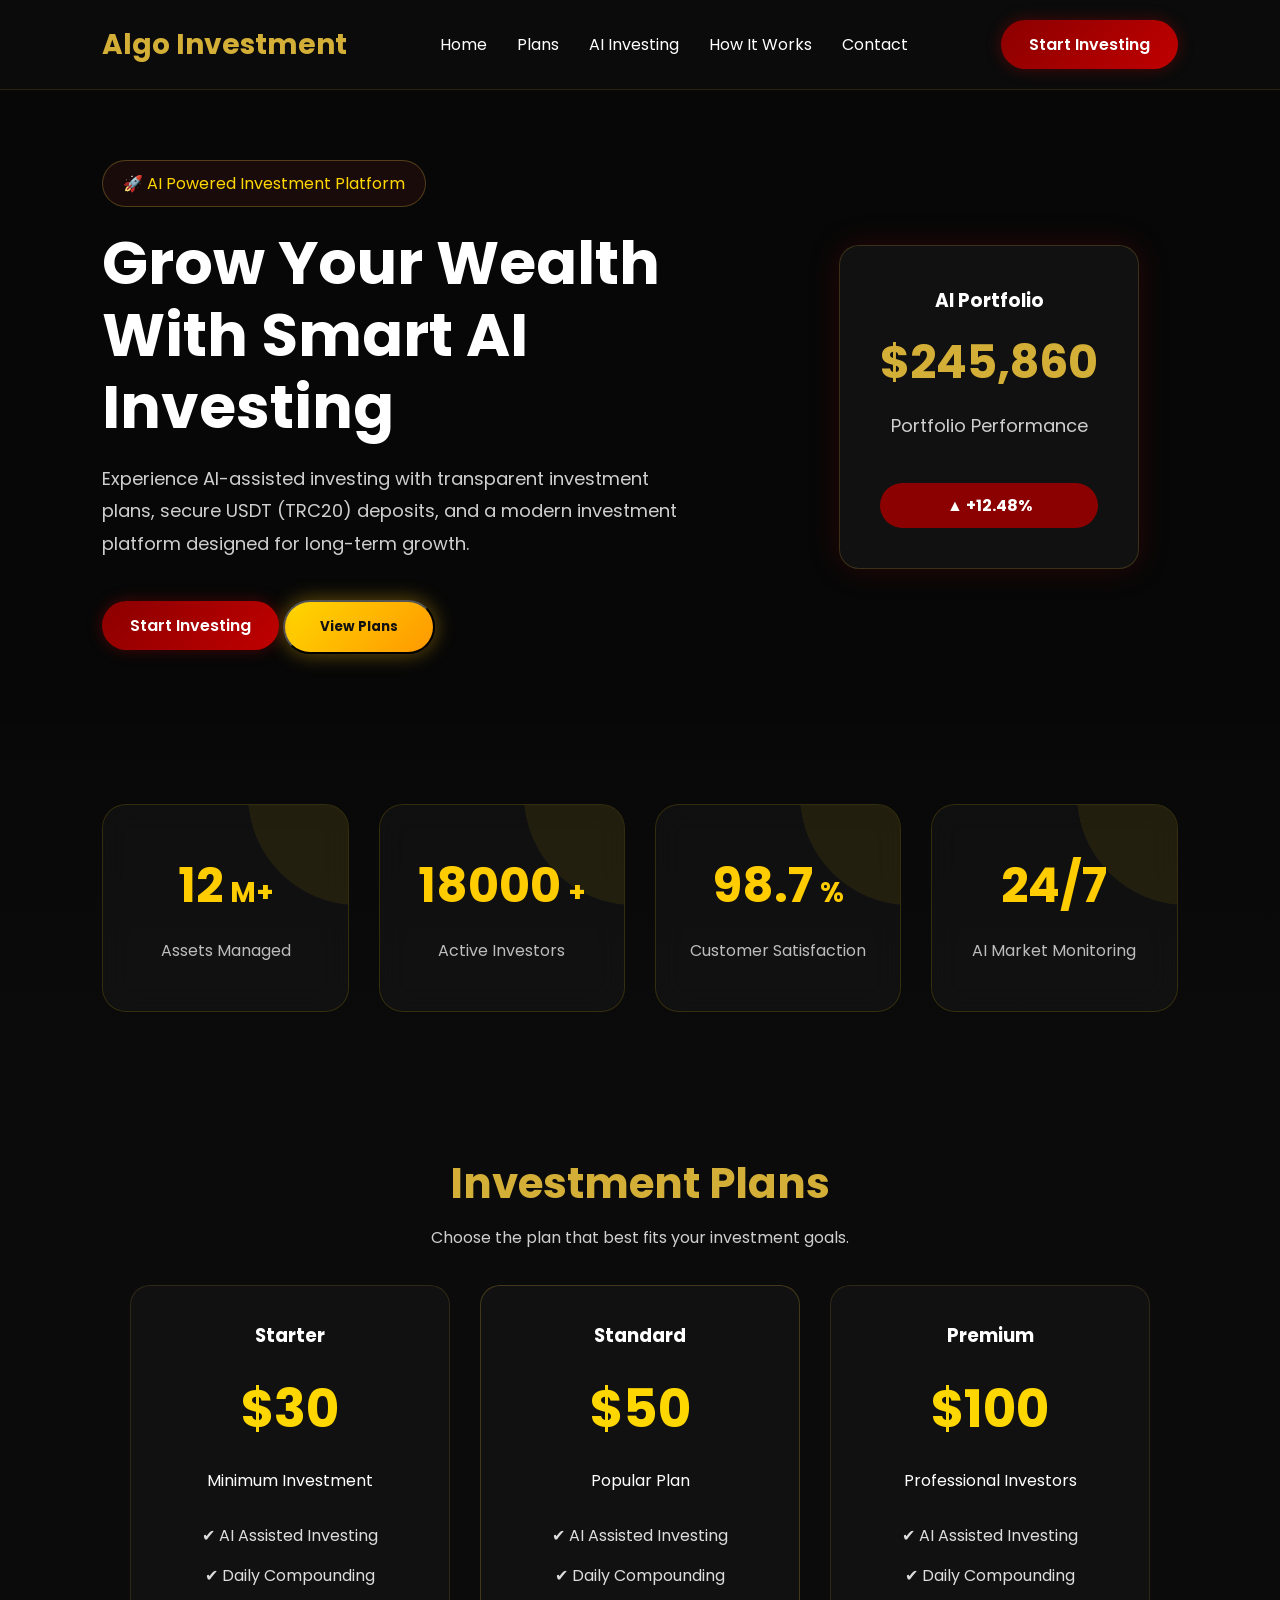
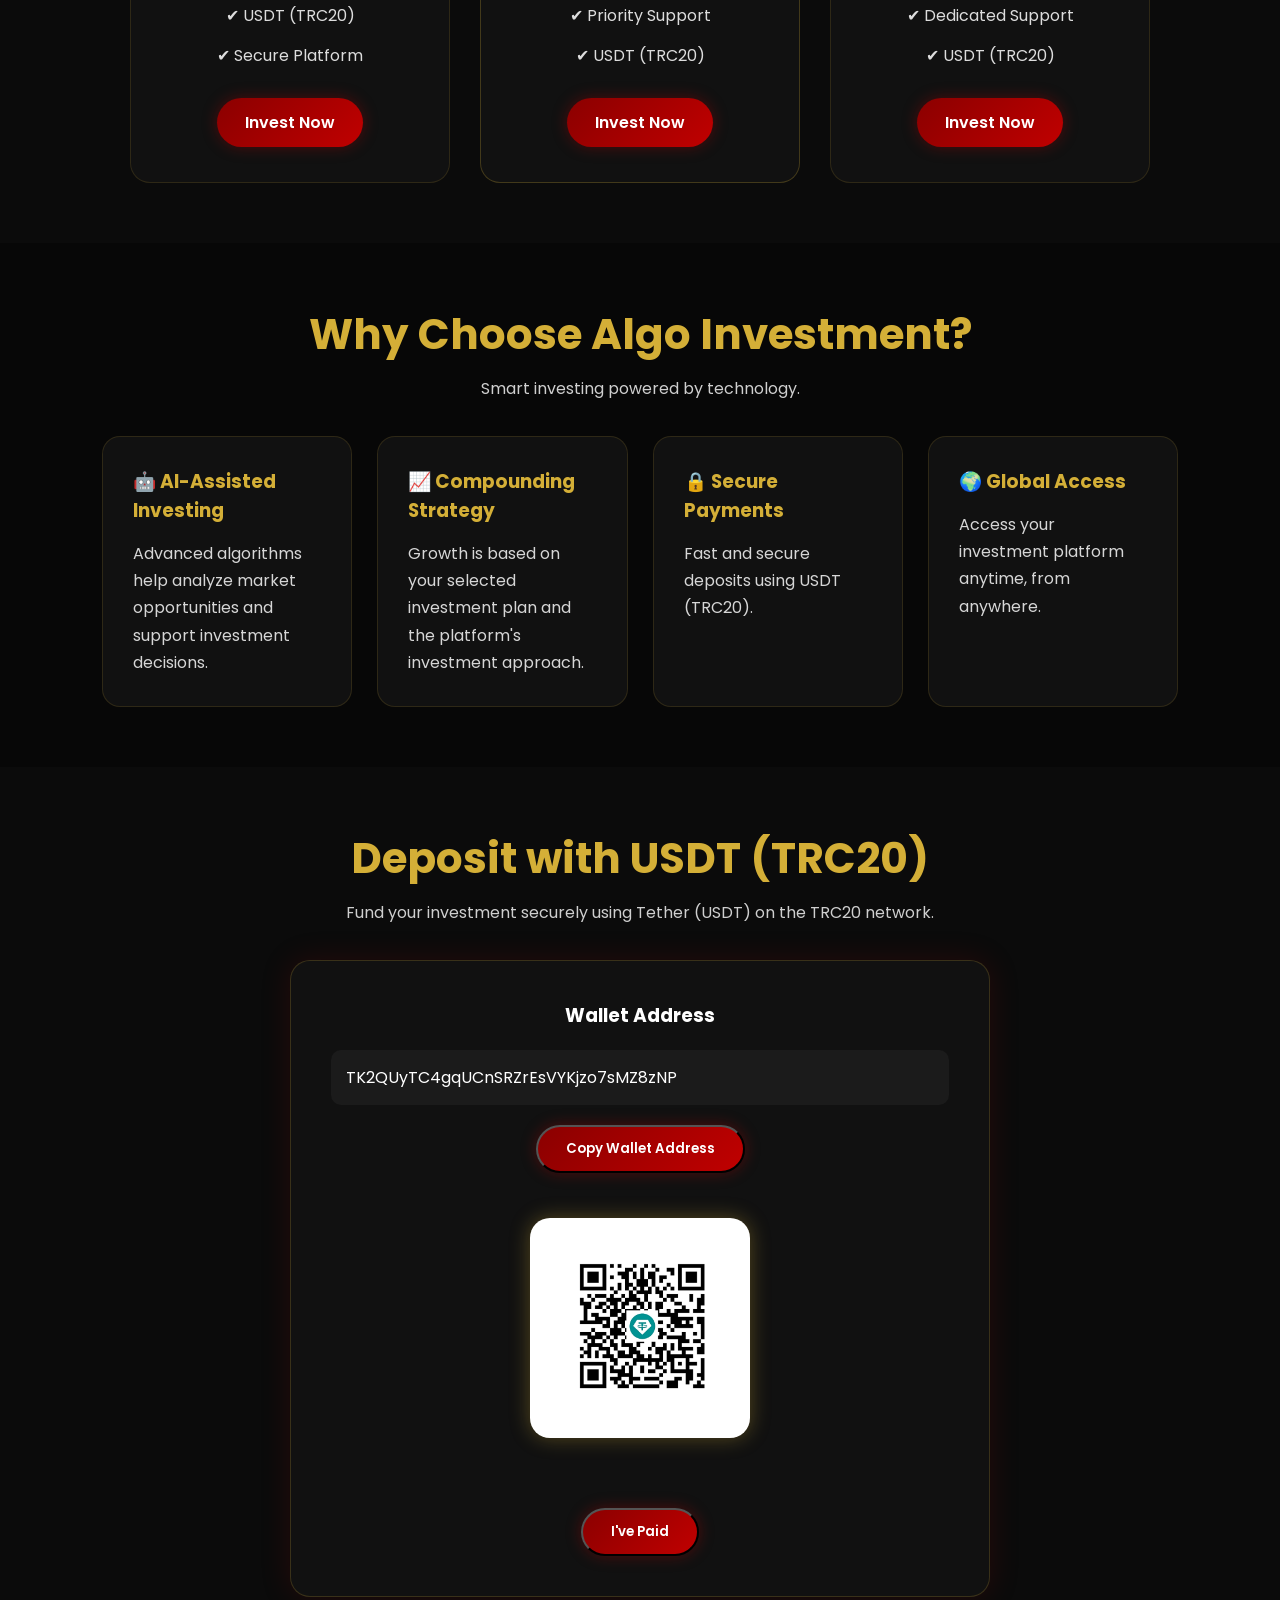
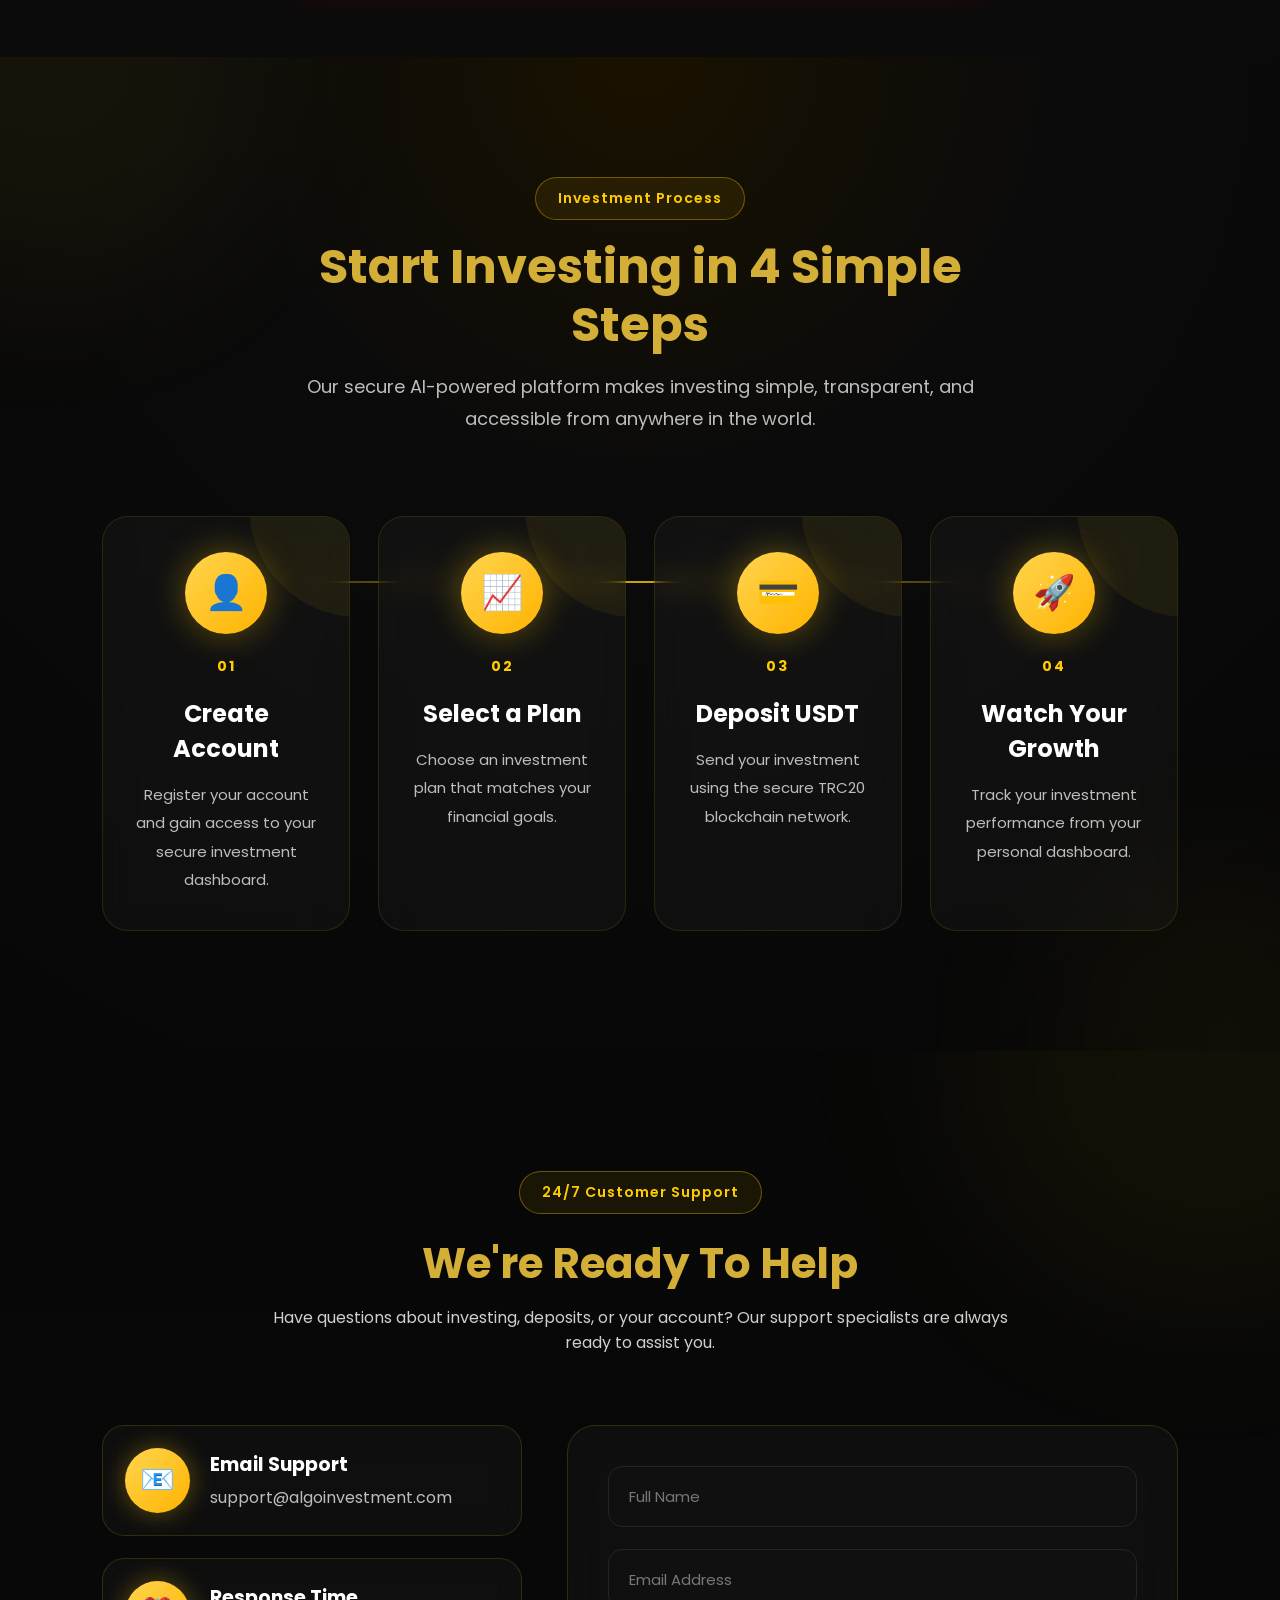
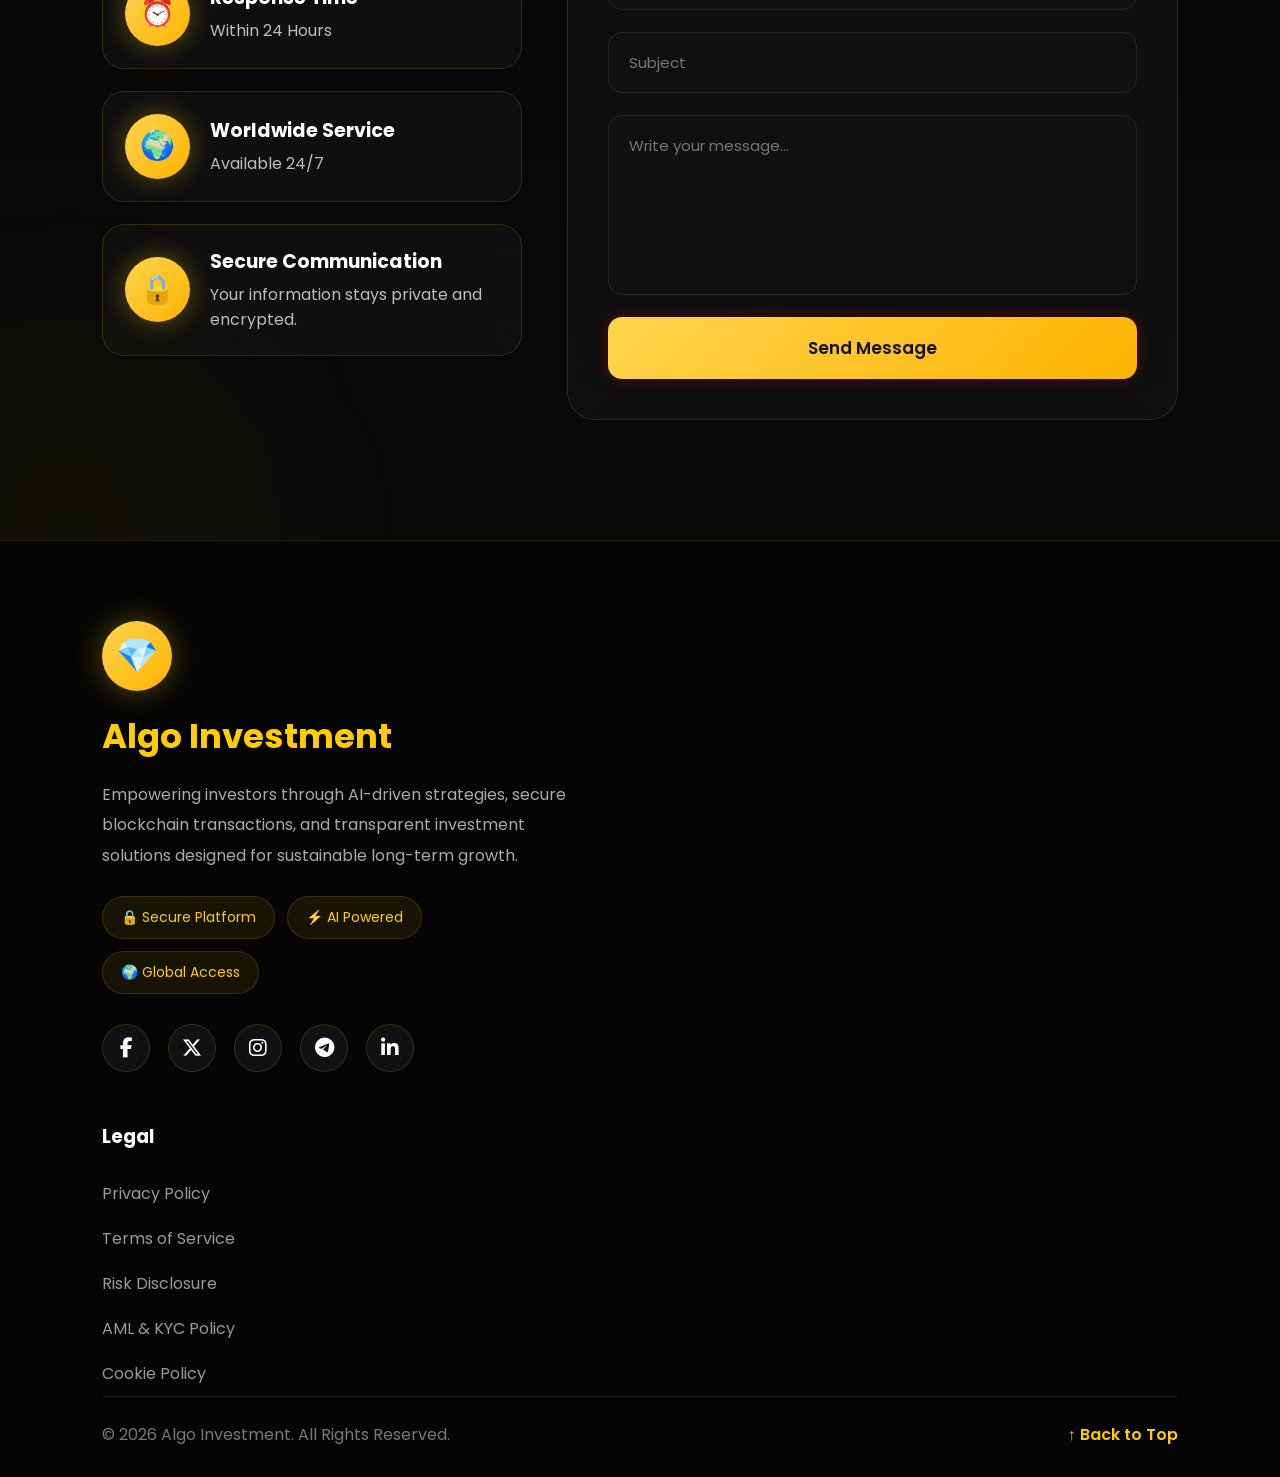
<file: index.html>
<!DOCTYPE html>
<html lang="en">
<head>
    <meta charset="UTF-8">
    <meta name="viewport" content="width=device-width, initial-scale=1.0">
    <title>Algo Investment | AI Powered Investing</title>

    <link rel="stylesheet" href="style.css">

    <link href="https://fonts.googleapis.com/css2?family=Poppins:wght@300;400;500;600;700&display=swap" rel="stylesheet">
</head>
<link rel="stylesheet" href="https://cdnjs.cloudflare.com/ajax/libs/font-awesome/6.7.2/css/all.min.css">
<body>

<header>
    <nav class="navbar">
        <h2>Algo Investment</h2>

        <ul>
  <li><a href="#home">Home</a></li>
<li><a href="#plans">Plans</a></li>
<li><a href="#ai-investing">AI Investing</a></li>
<li><a href="#how-it-works">How It Works</a></li>
<li><a href="#contact">Contact</a></li>
        </ul>

        <a href="#" class="btn">Start Investing</a>
    </nav>
</header>

<section id="home" class="hero">

    <div class="hero-left">

        <span class="tag">🚀 AI Powered Investment Platform</span>

        <h1>
            Grow Your Wealth<br>
            With Smart AI Investing
        </h1>

        <p>
            Experience AI-assisted investing with transparent investment plans,
            secure USDT (TRC20) deposits, and a modern investment platform
            designed for long-term growth.
        </p>

        <div class="hero-buttons">
            <a href="#" class="btn">Start Investing</a>
            <a href="#plans">
    <button class="hero-btn">View Plans</button>
</a>
        </div>

    </div>

    <div class="hero-right">

        <div class="card">
            <h3>AI Portfolio</h3>

            <h1>$245,860</h1>

            <p>Portfolio Performance</p>

            <div class="profit">
                ▲ +12.48%
            </div>

        </div>

    </div>

</section><section class="stats">

    <div class="stat-card">

        <h2 class="counter" data-target="12"></h2>
        <span>M+</span>

        <p>Assets Managed</p>

    </div>

    <div class="stat-card">

        <h2 class="counter" data-target="18000">1M</h2>
        <span>+</span>

        <p>Active Investors</p>

    </div>

    <div class="stat-card">

        <h2 class="counter" data-target="98.7">0</h2>
        <span>%</span>

        <p>Customer Satisfaction</p>

    </div>

    <div class="stat-card">

        <h2>24/7</h2>

        <p>AI Market Monitoring</p>

    </div>

</section>
<section id="plans" class="plans">

    <div class="section-title">
        <h2>Investment Plans</h2>
        <p>Choose the plan that best fits your investment goals.</p>
    </div>

    <div class="plans-container">

        <div class="plan-card">
            <h3>Starter</h3>
            <h1>$30</h1>
            <p>Minimum Investment</p>

            <ul>
                <li>✔ AI Assisted Investing</li>
                <li>✔ Daily Compounding</li>
                <li>✔ USDT (TRC20)</li>
                <li>✔ Secure Platform</li>
            </ul>

            <a href="#" class="btn">Invest Now</a>
        </div>

        <div class="plan-card featured">
            <h3>Standard</h3>
            <h1>$50</h1>
            <p>Popular Plan</p>

            <ul>
                <li>✔ AI Assisted Investing</li>
                <li>✔ Daily Compounding</li>
                <li>✔ Priority Support</li>
                <li>✔ USDT (TRC20)</li>
            </ul>

            <a href="#" class="btn">Invest Now</a>
        </div>

        <div class="plan-card">
            <h3>Premium</h3>
            <h1>$100</h1>
            <p>Professional Investors</p>

            <ul>
                <li>✔ AI Assisted Investing</li>
                <li>✔ Daily Compounding</li>
                <li>✔ Dedicated Support</li>
                <li>✔ USDT (TRC20)</li>
            </ul>

            <a href="#" class="btn">Invest Now</a>
        </div>

    </div>

</section>
<section id="ai-investing" class="features">

    <div class="section-title">
        <h2>Why Choose Algo Investment?</h2>
        <p>Smart investing powered by technology.</p>
    </div>

    <div class="feature-grid">

        <div class="feature-box">
            <h3>🤖 AI-Assisted Investing</h3>
            <p>Advanced algorithms help analyze market opportunities and support investment decisions.</p>
        </div>

        <div class="feature-box">
            <h3>📈 Compounding Strategy</h3>
            <p>Growth is based on your selected investment plan and the platform's investment approach.</p>
        </div>

        <div class="feature-box">
            <h3>🔒 Secure Payments</h3>
            <p>Fast and secure deposits using USDT (TRC20).</p>
        </div>

        <div class="feature-box">
            <h3>🌍 Global Access</h3>
            <p>Access your investment platform anytime, from anywhere.</p>
        </div>

    </div>

</section>
<section class="deposit">

    <div class="section-title">
        <h2>Deposit with USDT (TRC20)</h2>
        <p>Fund your investment securely using Tether (USDT) on the TRC20 network.</p>
    </div>

    <div class="deposit-card">

     <h3>Wallet Address</h3>

<input
    type="text"
    id="wallet"
    value="TK2QUyTC4gqUCnSRZrEsVYKjzo7sMZ8zNP"
    readonly
    class="wallet-input">

<button onclick="copyWallet()" class="btn">
    Copy Wallet Address
</button>

<br><br>

<img src="images/qr.png" alt="USDT QR Code" class="qr">

<br><br>

<button type="button" class="btn" onclick="openPopup()">
    I've Paid
</button>

    </div>

</section>
<!-- Deposit Confirmation Popup -->
<div id="depositPopup" class="popup">
  <div class="popup-content">
    <span class="close-popup" onclick="closePopup()">&times;</span>

    <div class="popup-header">
    <div class="popup-logo">💎</div>
    <h2>Algo Investment</h2>
    <p>Secure USDT (TRC20) Deposit Verification</p>
</div>

    <form id="depositForm">

      <label>Full Name</label>
      <input type="text" id="fullName" placeholder="Enter your full name" required>

      <label>Email</label>
      <input type="email" id="email" placeholder="Enter your email" required>

      <label>Deposit Amount (USDT)</label>
      <input type="number" id="depositAmount" placeholder="Amount" required>

      <label>Transaction ID (TXID)</label>
      <input type="text" id="txid" placeholder="Paste your TXID" required>

      <label>Payment Screenshot</label>

<div class="upload-box">

    <input type="file" id="paymentProof" accept="image/*" required onchange="previewPayment(event)">

    <span>📤 Click here to upload your payment screenshot</span>

    <small>PNG, JPG or JPEG</small>

    <img id="paymentPreview" style="display:none; margin-top:15px; width:200px; border-radius:10px;">

</div>

      <label>Notes (Optional)</label>
      <textarea id="notes" rows="3" placeholder="Any additional information"></textarea>

      <button type="submit" class="submit-btn">Submit Deposit</button>

    </form>
    <div id="loadingMessage" class="loading-box" style="display:none;">

    <div class="loader"></div>

    <h2>Submitting Deposit...</h2>

    <p>
        Please wait while we securely submit your
        deposit request.
    </p>

</div>
    <div id="successMessage" class="success-box" style="display:none;">
    <div class="success-icon">✅</div>
    <h2>Deposit Submitted!</h2>
    <p>
        Thank you for your deposit request.<br><br>
        Our finance team will verify your payment within
        <strong>1–24 hours</strong>.
    </p>

    <button class="submit-btn" onclick="closePopup()">
        Close
    </button>
</div>
  </div>
</div>
<section id="how-it-works" class="how-it-works">

    <div class="section-title">
        <span class="section-badge">Investment Process</span>

        <h2>Start Investing in 4 Simple Steps</h2>

        <p>
            Our secure AI-powered platform makes investing simple, transparent,
            and accessible from anywhere in the world.
        </p>
    </div>

    <div class="steps">

        <div class="step-card">
            <div class="step-icon">👤</div>
            <span class="step-no">01</span>

            <h3>Create Account</h3>

            <p>
                Register your account and gain access to your secure investment dashboard.
            </p>
        </div>

        <div class="step-card">
            <div class="step-icon">📈</div>
            <span class="step-no">02</span>

            <h3>Select a Plan</h3>

            <p>
                Choose an investment plan that matches your financial goals.
            </p>
        </div>

        <div class="step-card">
            <div class="step-icon">💳</div>
            <span class="step-no">03</span>

            <h3>Deposit USDT</h3>

            <p>
                Send your investment using the secure TRC20 blockchain network.
            </p>
        </div>

        <div class="step-card">
            <div class="step-icon">🚀</div>
            <span class="step-no">04</span>

            <h3>Watch Your Growth</h3>

            <p>
                Track your investment performance from your personal dashboard.
            </p>
        </div>

    </div>

</section>

<section id="contact" class="contact">

<div class="section-title">

<span class="section-badge">
24/7 Customer Support
</span>

<h2>
We're Ready To Help
</h2>

<p>
Have questions about investing, deposits, or your account?
Our support specialists are always ready to assist you.
</p>

</div>

<div class="contact-wrapper">

<div class="contact-left">

<div class="info-card">

<div class="info-icon">📧</div>

<div>

<h3>Email Support</h3>

<p>support@algoinvestment.com</p>

</div>

</div>

<div class="info-card">

<div class="info-icon">⏰</div>

<div>

<h3>Response Time</h3>

<p>Within 24 Hours</p>

</div>

</div>

<div class="info-card">

<div class="info-icon">🌍</div>

<div>

<h3>Worldwide Service</h3>

<p>Available 24/7</p>

</div>

</div>

<div class="info-card">

<div class="info-icon">🔒</div>

<div>

<h3>Secure Communication</h3>

<p>Your information stays private and encrypted.</p>

</div>

</div>

</div>

<div class="contact-right">

<form class="contact-form">

<input type="text" placeholder="Full Name" required>

<input type="email" placeholder="Email Address" required>

<input type="text" placeholder="Subject">

<textarea placeholder="Write your message..." rows="6" required></textarea>

<button class="btn">
Send Message
</button>

</form>

</div>

</div>

</section><footer class="footer">

    <div class="footer-top">

<div class="footer-brand">

    <div class="footer-logo">
        💎
    </div>

    <h2>Algo Investment</h2>

    <p>
        Empowering investors through AI-driven strategies, secure blockchain
        transactions, and transparent investment solutions designed for
        sustainable long-term growth.
    </p>

    <div class="trust-badges">

        <span>🔒 Secure Platform</span>

        <span>⚡ AI Powered</span>

        <span>🌍 Global Access</span>

    </div>

    <div class="social-links">

    <a href="https://facebook.com" target="_blank" aria-label="Facebook">
        <i class="fab fa-facebook-f"></i>
    </a>

    <a href="https://x.com" target="_blank" aria-label="X">
        <i class="fab fa-x-twitter"></i>
    </a>

    <a href="https://instagram.com" target="_blank" aria-label="Instagram">
        <i class="fab fa-instagram"></i>
    </a>

    <a href="https://t.me" target="_blank" aria-label="Telegram">
        <i class="fab fa-telegram-plane"></i>
    </a>

    <a href="https://linkedin.com" target="_blank" aria-label="LinkedIn">
        <i class="fab fa-linkedin-in"></i>
    </a>

</div>

</div>

    

    </div><div class="footer-links">

    <h3>Legal</h3>

    <a href="privacy.html">Privacy Policy</a>
<a href="terms.html">Terms of Service</a>
<a href="risk.html">Risk Disclosure</a>
<a href="aml-kyc.html">AML & KYC Policy</a>
<a href="cookies.html">Cookie Policy</a>

</div>

    <div class="footer-bottom">

        <p>
            © 2026 Algo Investment. All Rights Reserved.
        </p>

        <a href="#home" class="back-top">
            ↑ Back to Top
        </a>

    </div>

</footer>
<script src="script.js"></script>
</body>
</html>
</file>
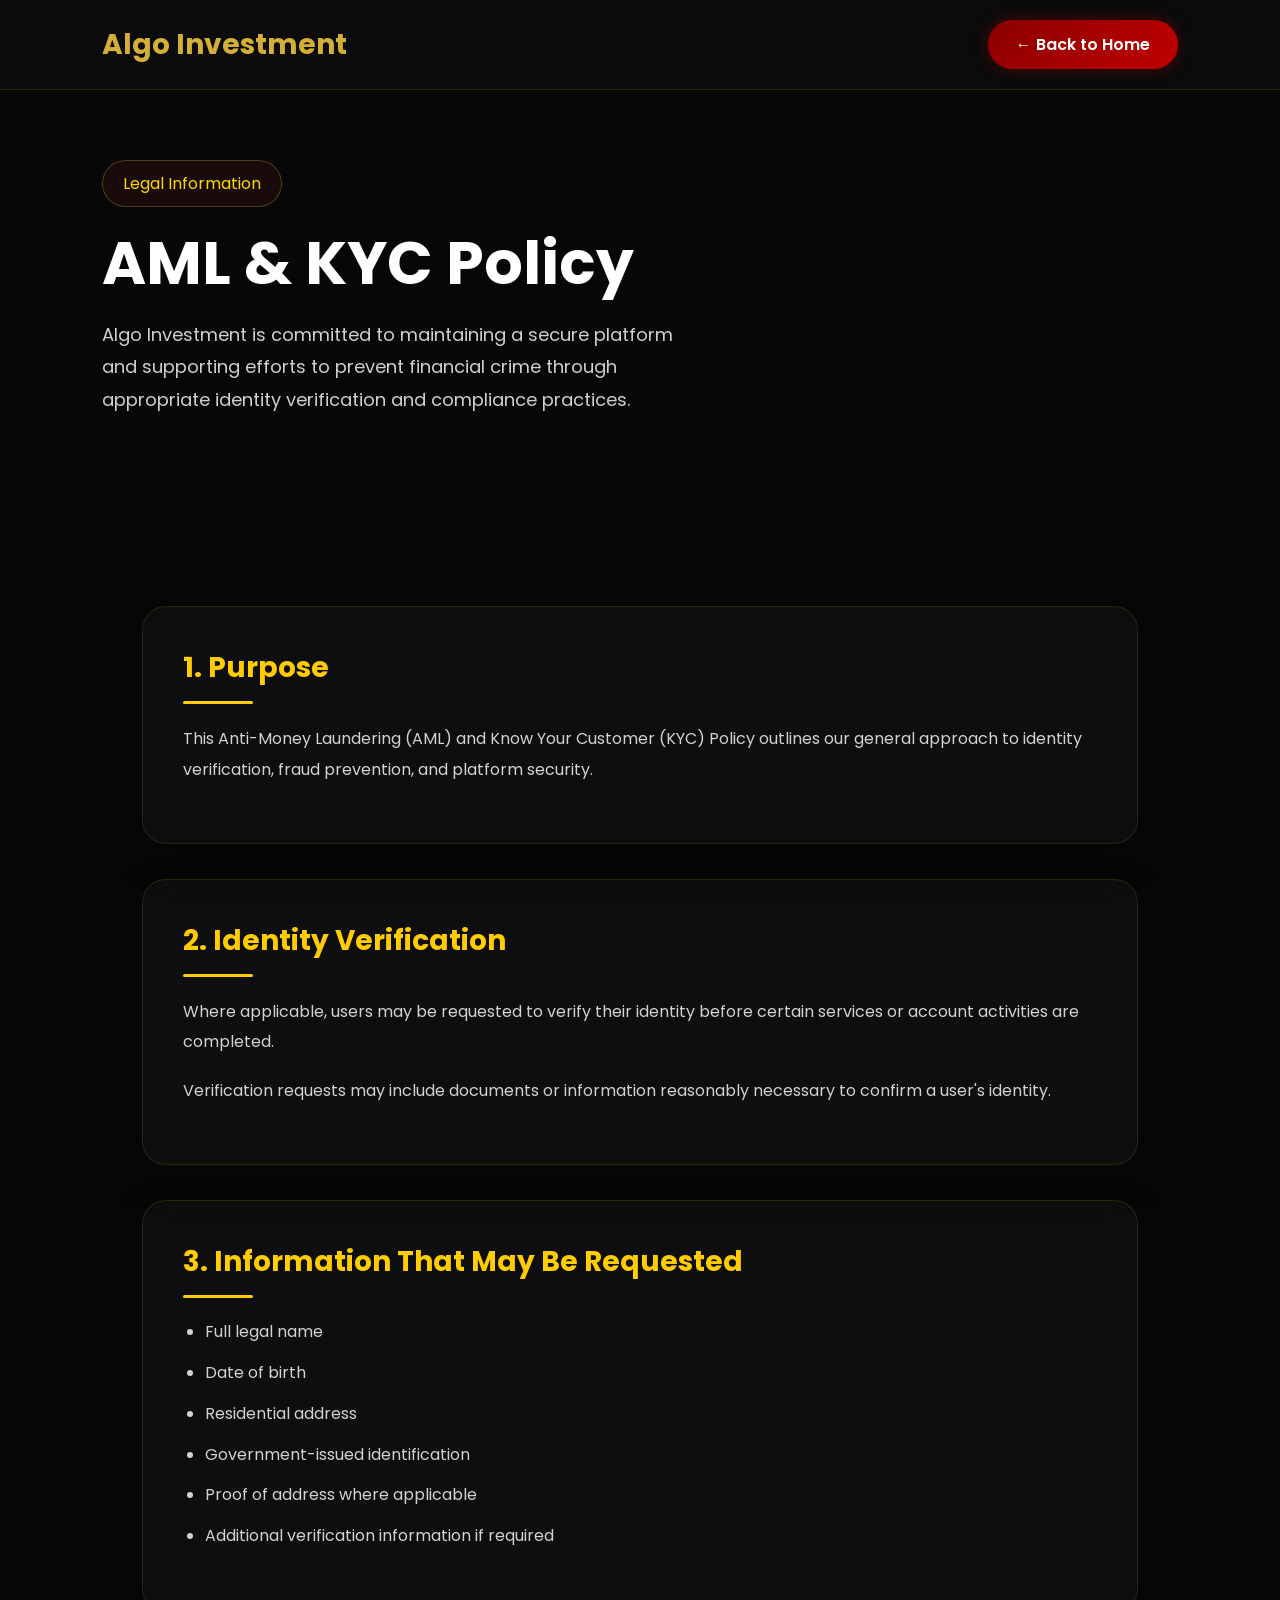
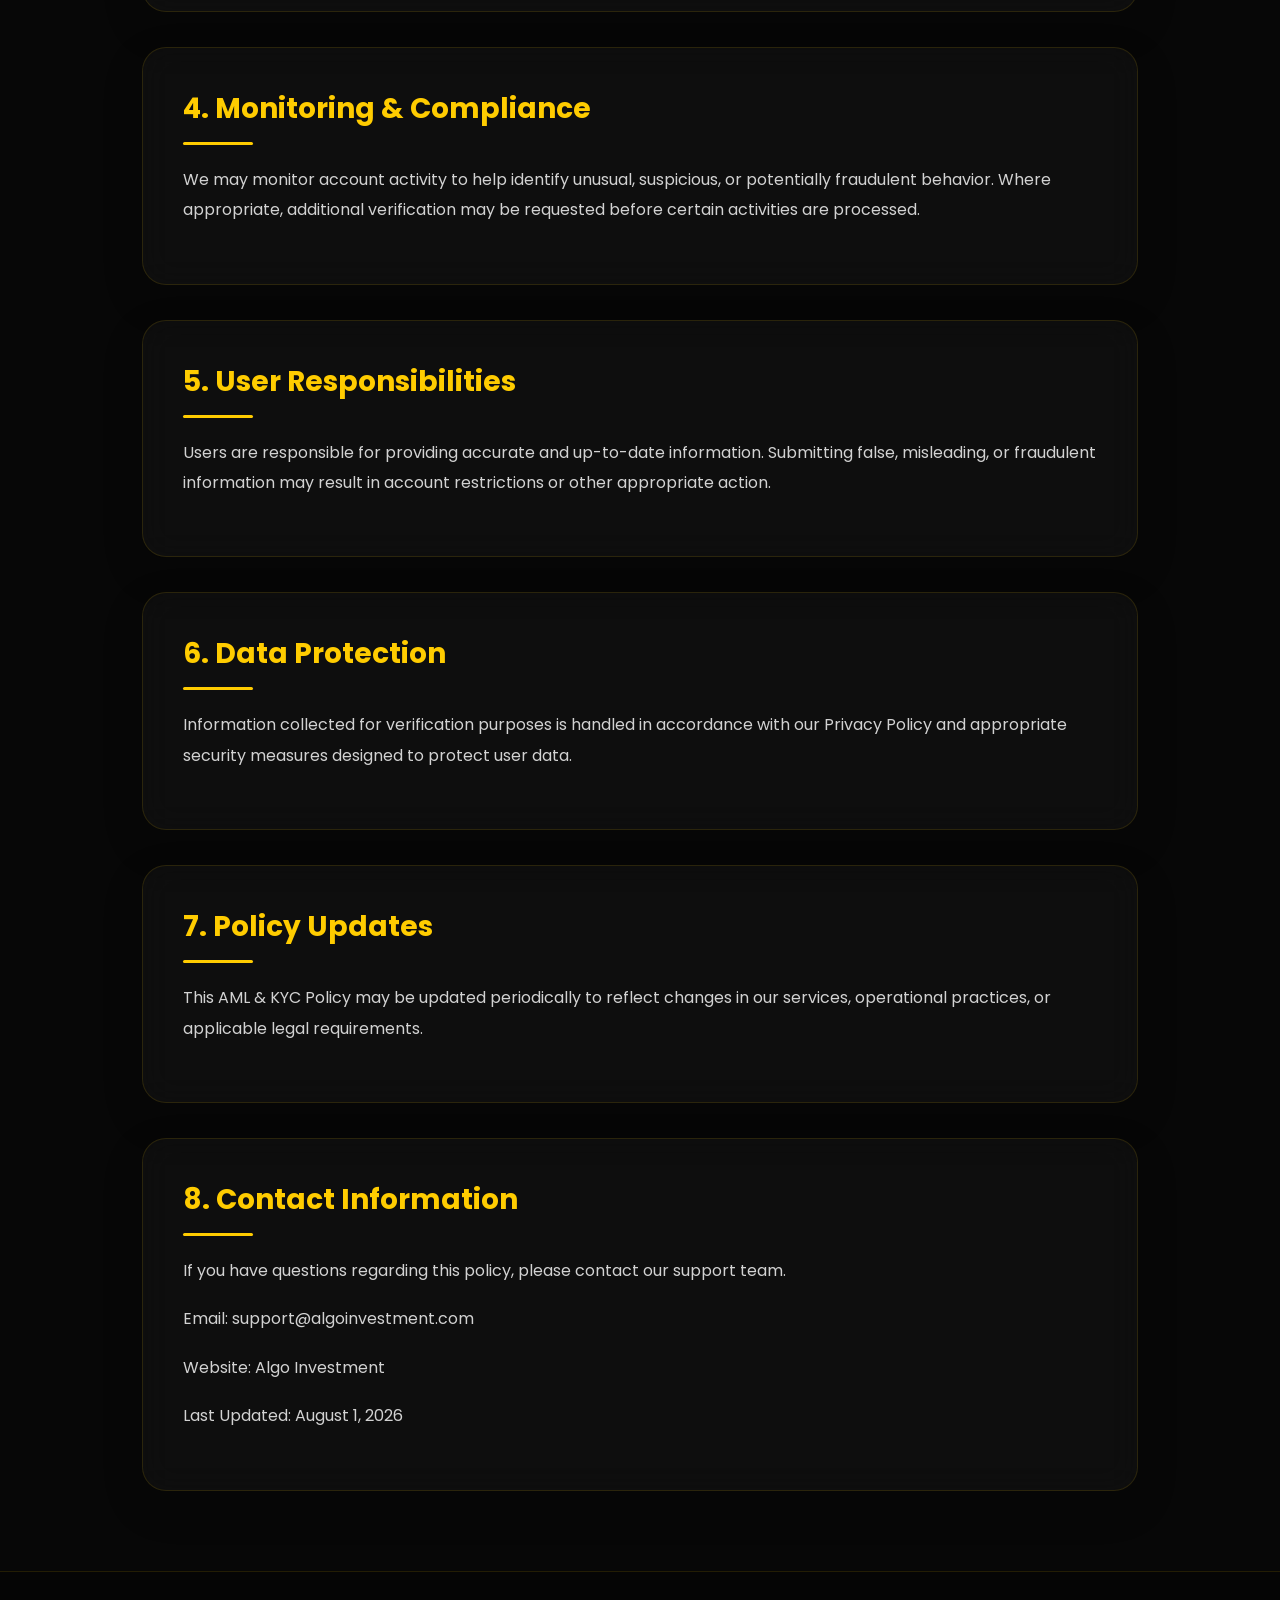
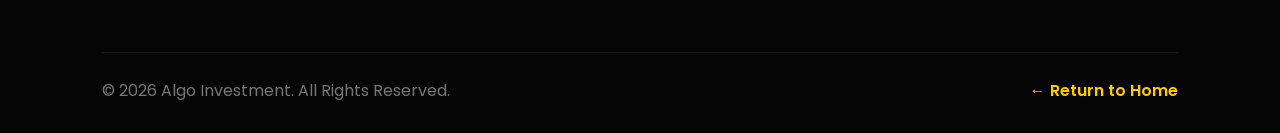
<file: aml-kyc.html>
<!DOCTYPE html>
<html lang="en">

<head>

<meta charset="UTF-8">
<meta name="viewport" content="width=device-width, initial-scale=1.0">

<title>AML & KYC Policy | Algo Investment</title>

<link rel="stylesheet" href="style.css">

<link href="https://fonts.googleapis.com/css2?family=Poppins:wght@300;400;500;600;700&display=swap" rel="stylesheet">

</head>

<body>

<header>

<nav class="navbar">

<h2>Algo Investment</h2>

<a href="index.html" class="btn">← Back to Home</a>

</nav>

</header>

<section class="hero">

<div class="hero-left">

<span class="tag">Legal Information</span>

<h1>AML & KYC Policy</h1>

<p>

Algo Investment is committed to maintaining a secure platform and supporting
efforts to prevent financial crime through appropriate identity verification
and compliance practices.

</p>

</div>

</section>

<section class="legal-page">

<div class="legal-card">

<h2>1. Purpose</h2>

<p>

This Anti-Money Laundering (AML) and Know Your Customer (KYC) Policy outlines
our general approach to identity verification, fraud prevention, and platform
security.

</p>

</div>

<div class="legal-card">

<h2>2. Identity Verification</h2>

<p>

Where applicable, users may be requested to verify their identity before
certain services or account activities are completed.

</p>

<p>

Verification requests may include documents or information reasonably
necessary to confirm a user's identity.

</p>

</div>

<div class="legal-card">

<h2>3. Information That May Be Requested</h2>

<ul>

<li>Full legal name</li>

<li>Date of birth</li>

<li>Residential address</li>

<li>Government-issued identification</li>

<li>Proof of address where applicable</li>

<li>Additional verification information if required</li>

</ul>

</div>

<div class="legal-card">

<h2>4. Monitoring & Compliance</h2>

<p>

We may monitor account activity to help identify unusual, suspicious, or
potentially fraudulent behavior. Where appropriate, additional verification
may be requested before certain activities are processed.

</p>

</div>

<div class="legal-card">

<h2>5. User Responsibilities</h2>

<p>

Users are responsible for providing accurate and up-to-date information.
Submitting false, misleading, or fraudulent information may result in account
restrictions or other appropriate action.

</p>

</div>

<div class="legal-card">

<h2>6. Data Protection</h2>

<p>

Information collected for verification purposes is handled in accordance with
our Privacy Policy and appropriate security measures designed to protect user
data.

</p>

</div>

<div class="legal-card">

<h2>7. Policy Updates</h2>

<p>

This AML & KYC Policy may be updated periodically to reflect changes in our
services, operational practices, or applicable legal requirements.

</p>

</div>

<div class="legal-card">

<h2>8. Contact Information</h2>

<p>

If you have questions regarding this policy, please contact our support team.

</p>

<p>

Email: support@algoinvestment.com

</p>

<p>

Website: Algo Investment

</p>

<p>

Last Updated: August 1, 2026

</p>

</div>

</section>

<footer class="footer">

<div class="footer-bottom">

<p>

© 2026 Algo Investment. All Rights Reserved.

</p>

<a href="index.html" class="back-top">

← Return to Home

</a>

</div>

</footer>

</body>
</html>
</file>
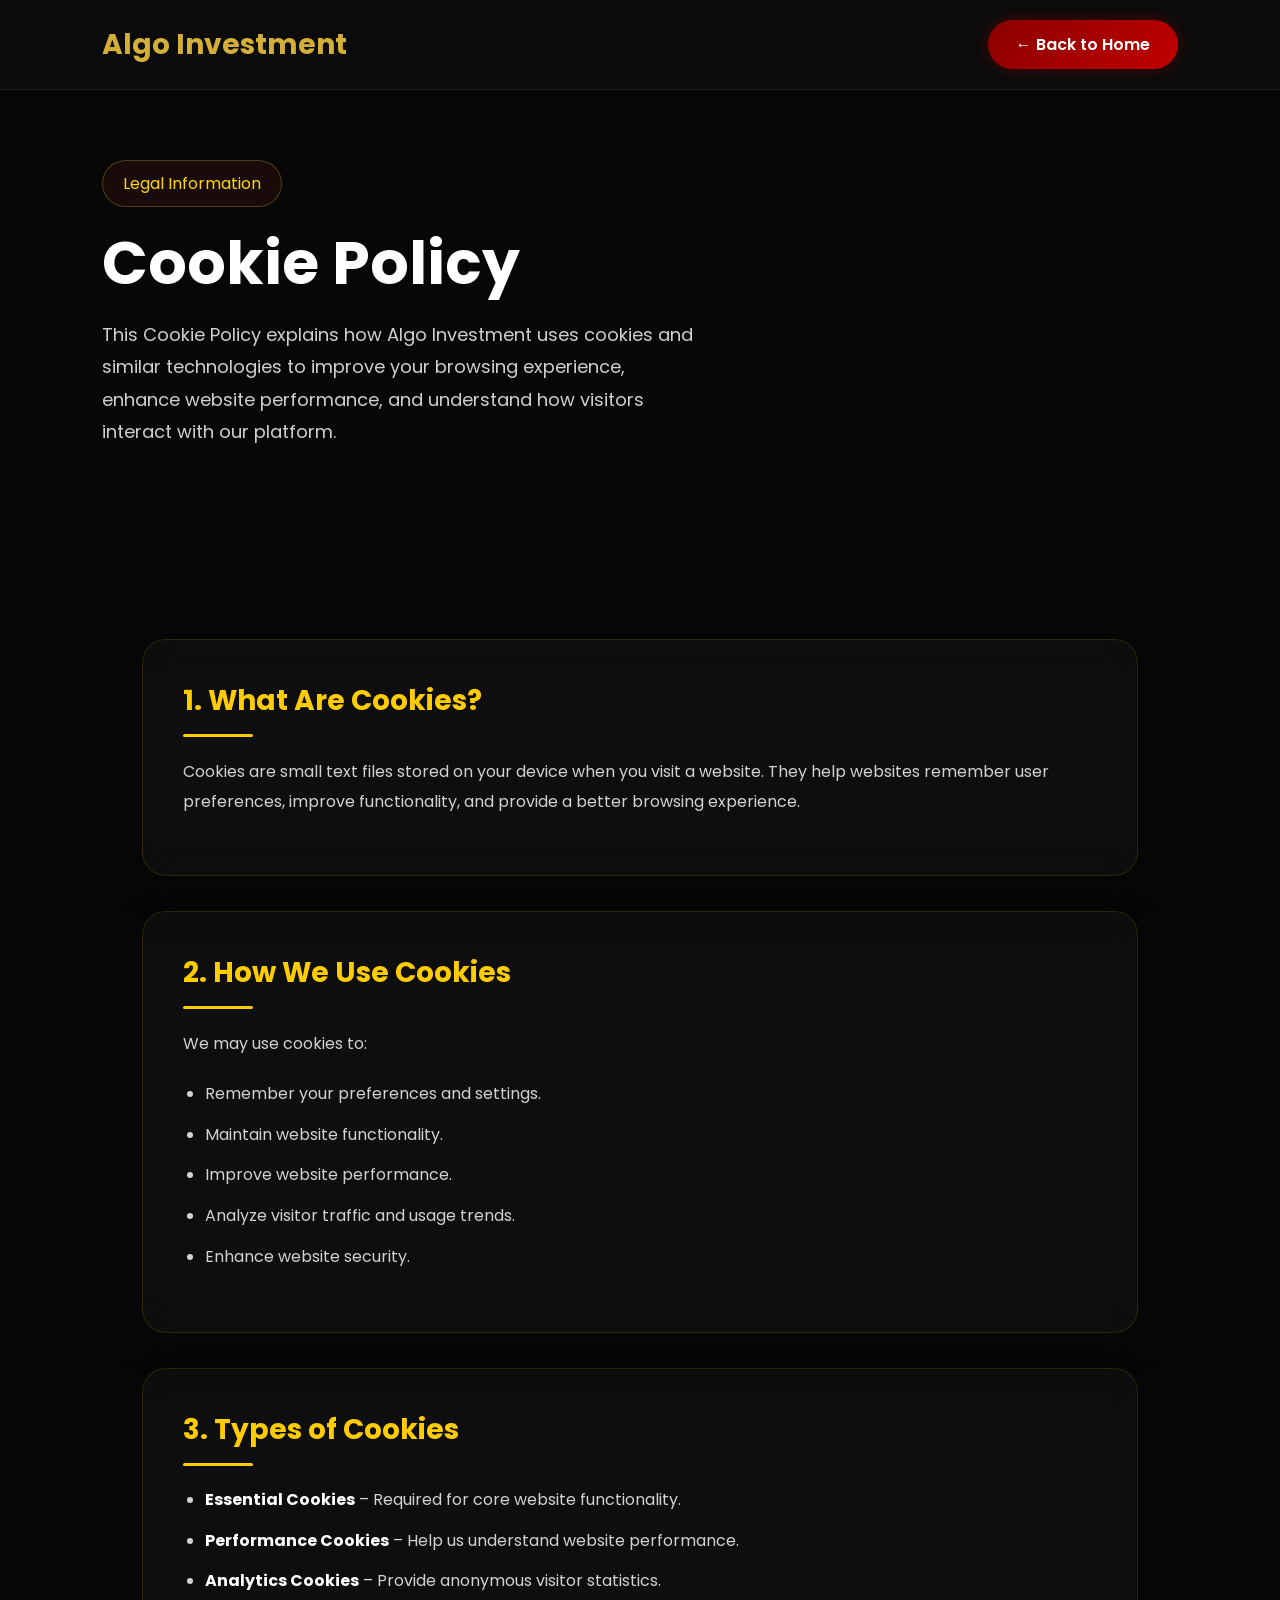
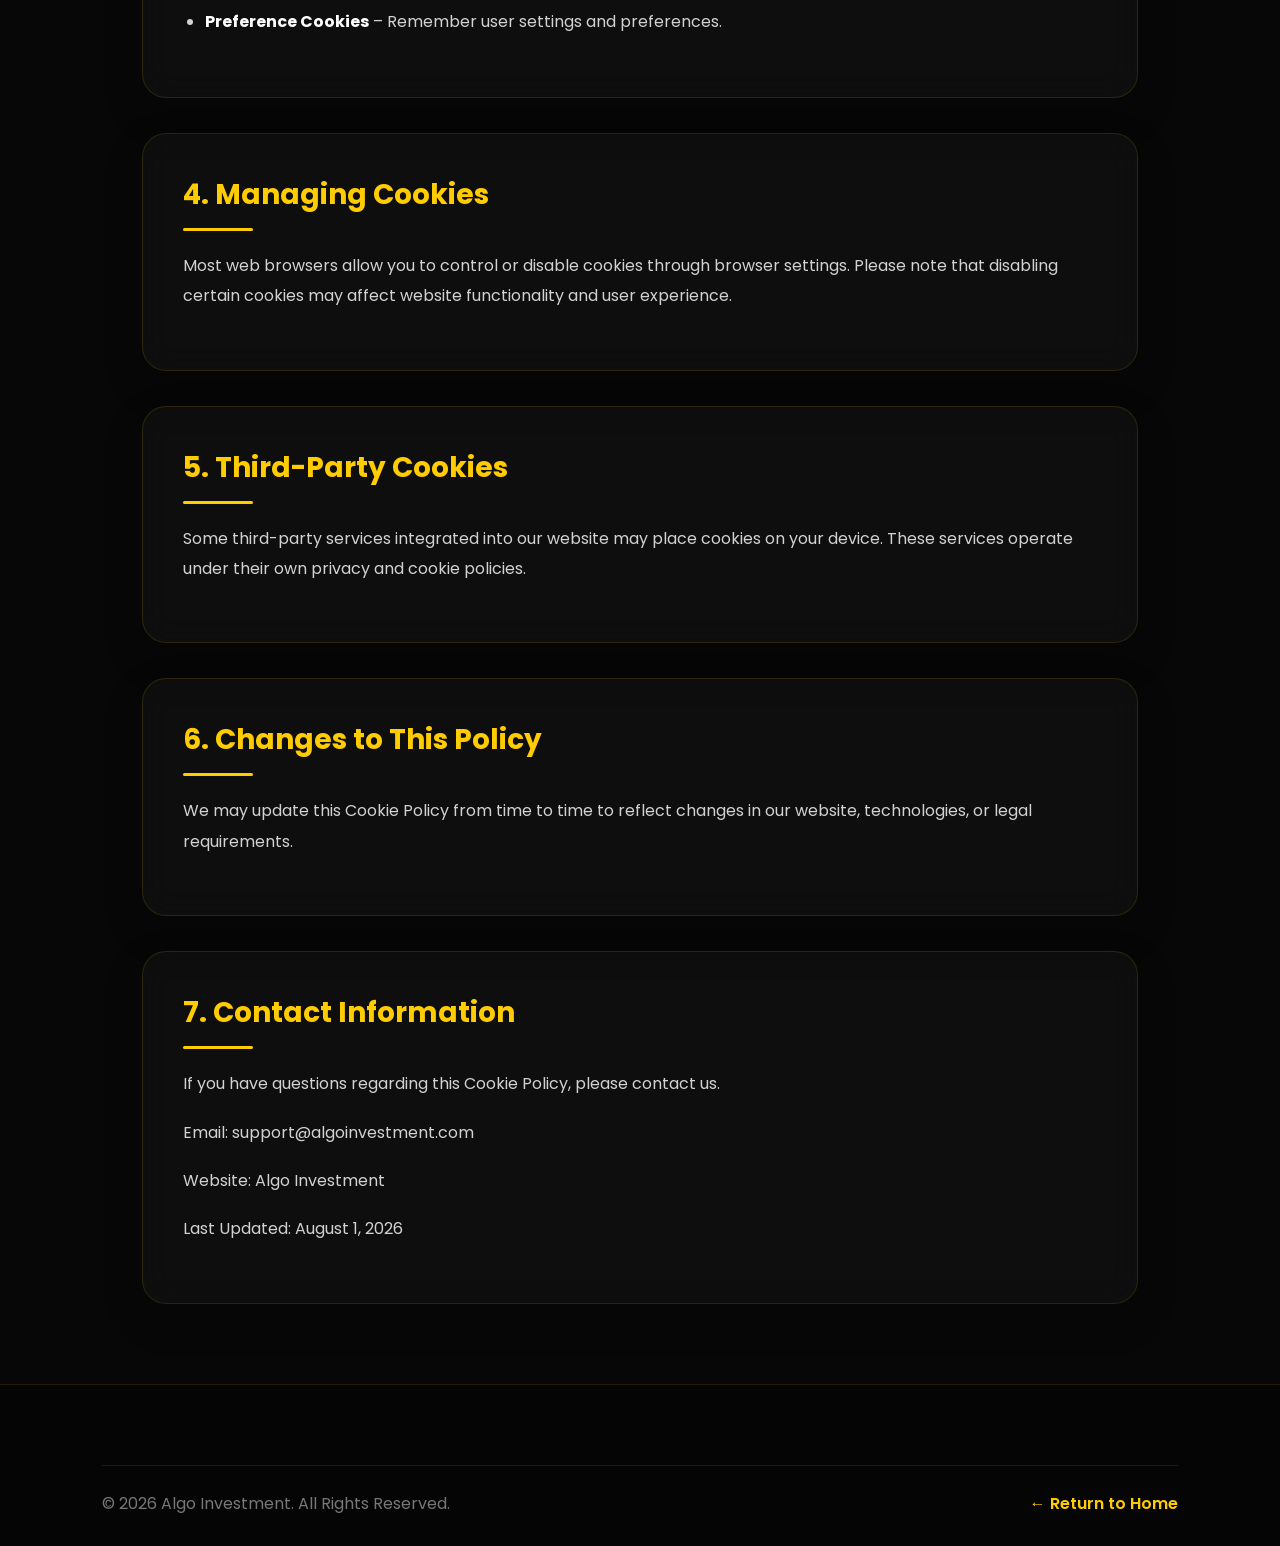
<file: cookies.html>
<!DOCTYPE html>
<html lang="en">

<head>

<meta charset="UTF-8">
<meta name="viewport" content="width=device-width, initial-scale=1.0">

<title>Cookie Policy | Algo Investment</title>

<link rel="stylesheet" href="style.css">

<link href="https://fonts.googleapis.com/css2?family=Poppins:wght@300;400;500;600;700&display=swap" rel="stylesheet">

</head>

<body>

<header>

<nav class="navbar">

<h2>Algo Investment</h2>

<a href="index.html" class="btn">← Back to Home</a>

</nav>

</header>

<section class="hero">

<div class="hero-left">

<span class="tag">Legal Information</span>

<h1>Cookie Policy</h1>

<p>

This Cookie Policy explains how Algo Investment uses cookies and similar
technologies to improve your browsing experience, enhance website
performance, and understand how visitors interact with our platform.

</p>

</div>

</section>

<section class="legal-page">

<div class="legal-card">

<h2>1. What Are Cookies?</h2>

<p>

Cookies are small text files stored on your device when you visit a website.
They help websites remember user preferences, improve functionality, and
provide a better browsing experience.

</p>

</div>

<div class="legal-card">

<h2>2. How We Use Cookies</h2>

<p>

We may use cookies to:

</p>

<ul>

<li>Remember your preferences and settings.</li>

<li>Maintain website functionality.</li>

<li>Improve website performance.</li>

<li>Analyze visitor traffic and usage trends.</li>

<li>Enhance website security.</li>

</ul>

</div>

<div class="legal-card">

<h2>3. Types of Cookies</h2>

<ul>

<li><strong>Essential Cookies</strong> – Required for core website functionality.</li>

<li><strong>Performance Cookies</strong> – Help us understand website performance.</li>

<li><strong>Analytics Cookies</strong> – Provide anonymous visitor statistics.</li>

<li><strong>Preference Cookies</strong> – Remember user settings and preferences.</li>

</ul>

</div>

<div class="legal-card">

<h2>4. Managing Cookies</h2>

<p>

Most web browsers allow you to control or disable cookies through browser
settings. Please note that disabling certain cookies may affect website
functionality and user experience.

</p>

</div>

<div class="legal-card">

<h2>5. Third-Party Cookies</h2>

<p>

Some third-party services integrated into our website may place cookies on
your device. These services operate under their own privacy and cookie
policies.

</p>

</div>

<div class="legal-card">

<h2>6. Changes to This Policy</h2>

<p>

We may update this Cookie Policy from time to time to reflect changes in our
website, technologies, or legal requirements.

</p>

</div>

<div class="legal-card">

<h2>7. Contact Information</h2>

<p>

If you have questions regarding this Cookie Policy, please contact us.

</p>

<p>

Email: support@algoinvestment.com

</p>

<p>

Website: Algo Investment

</p>

<p>

Last Updated: August 1, 2026

</p>

</div>

</section>

<footer class="footer">

<div class="footer-bottom">

<p>

© 2026 Algo Investment. All Rights Reserved.

</p>

<a href="index.html" class="back-top">

← Return to Home

</a>

</div>

</footer>

</body>
</html>
</file>
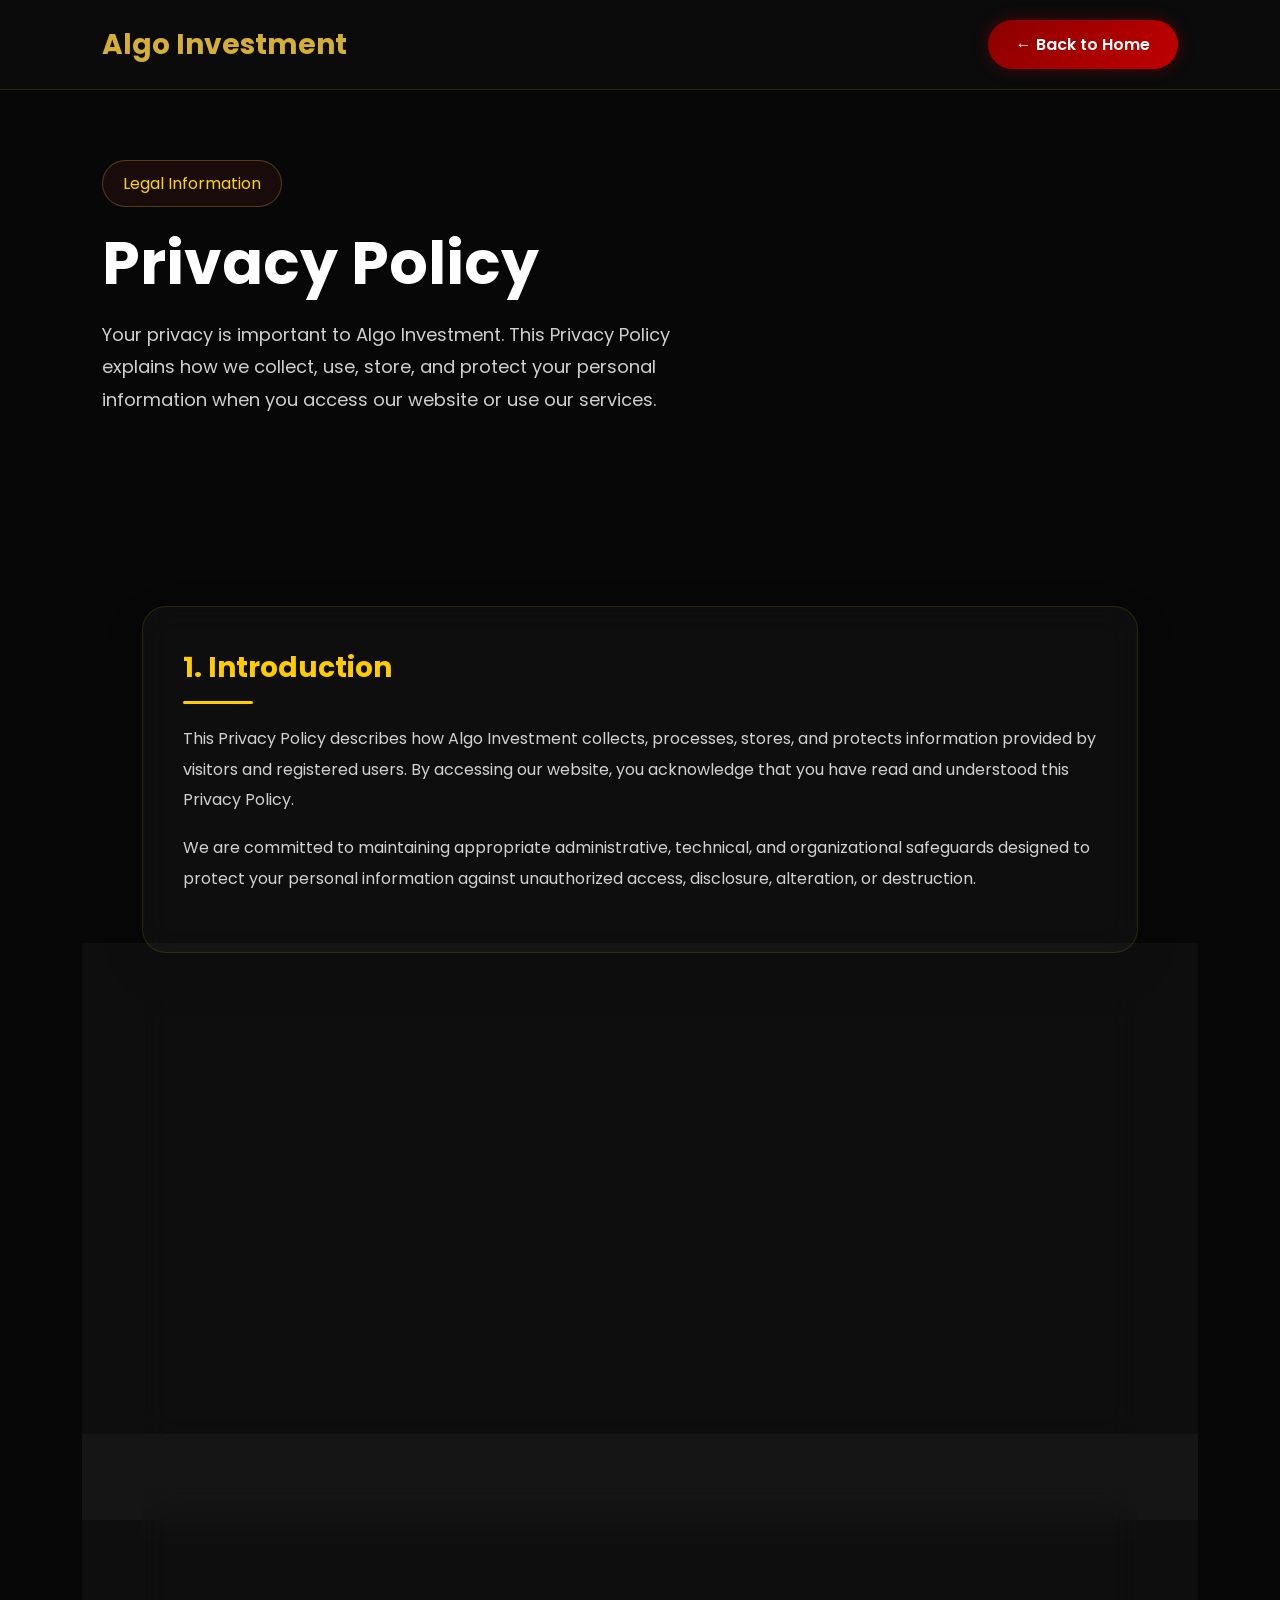
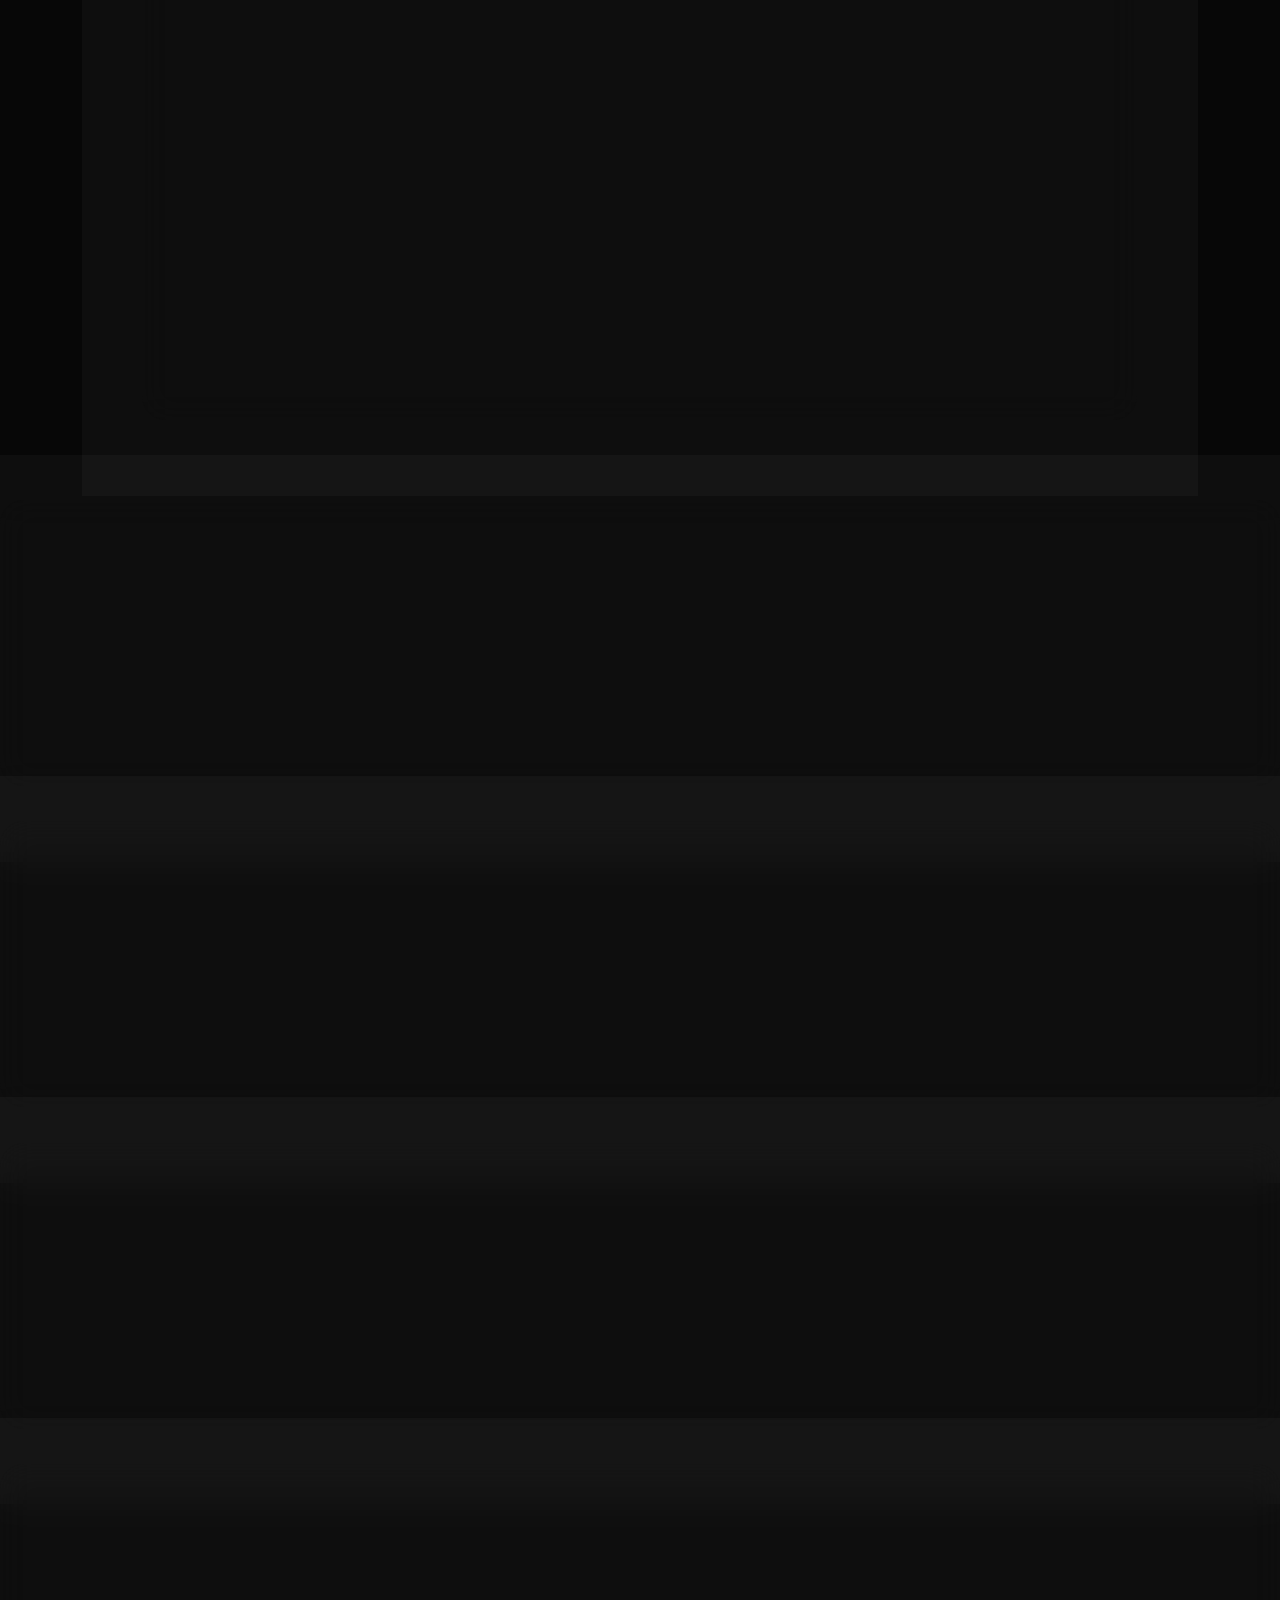
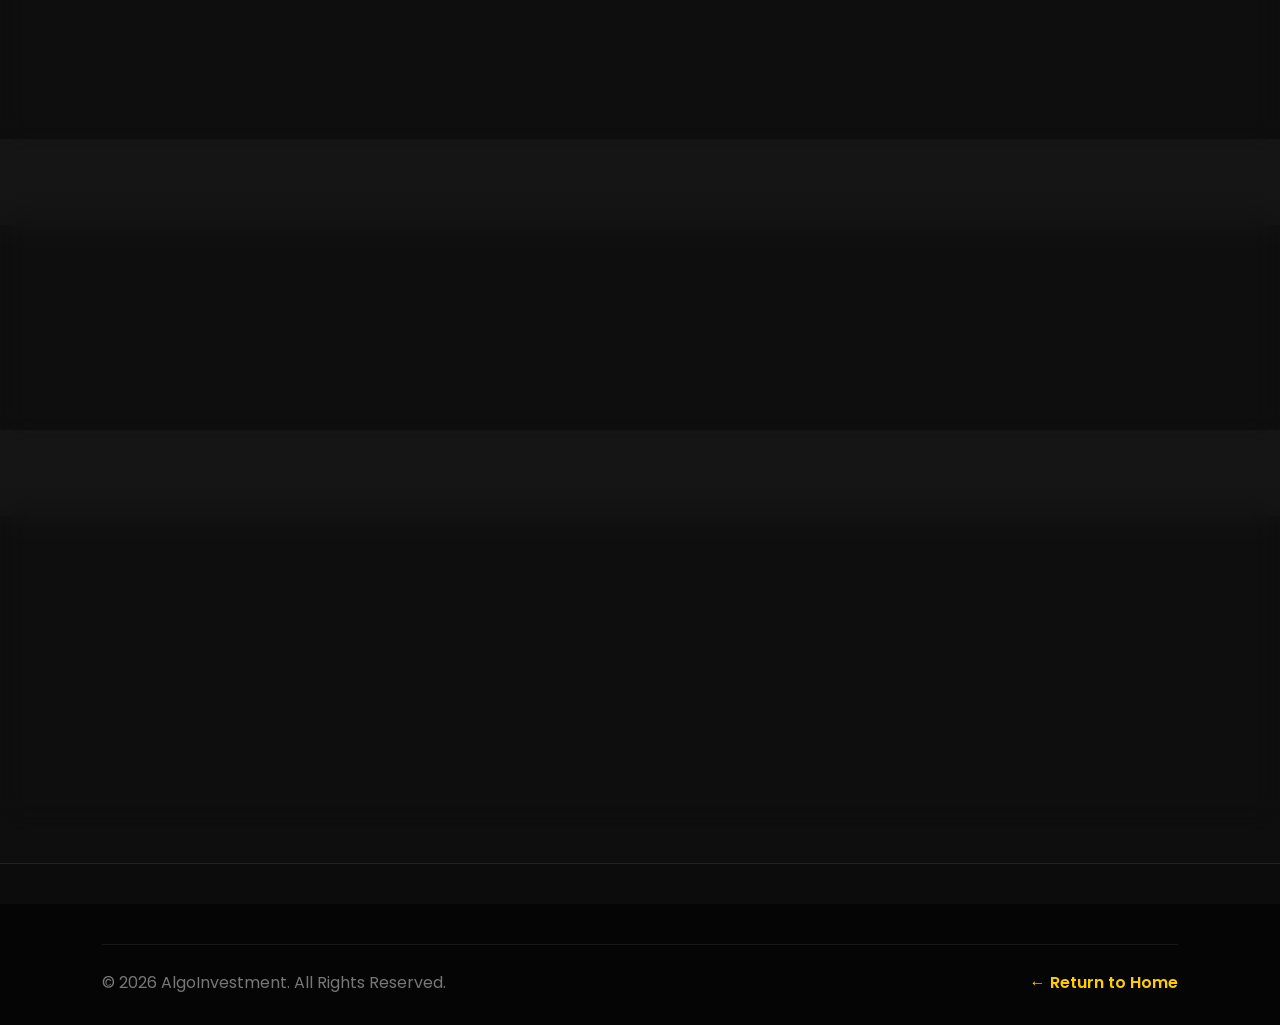
<file: privacy.html>
<!DOCTYPE html>
<html lang="en">

<head>

<meta charset="UTF-8">
<meta name="viewport" content="width=device-width, initial-scale=1.0">

<title>Privacy Policy | Algo Investment</title>

<link rel="stylesheet" href="style.css">

<link href="https://fonts.googleapis.com/css2?family=Poppins:wght@300;400;500;600;700&display=swap" rel="stylesheet">

</head>

<body>

<header>

<nav class="navbar">

<h2>Algo Investment</h2>

<a href="index.html" class="btn">← Back to Home</a>

</nav>

</header>

<section class="hero">

<div class="hero-left">

<span class="tag">Legal Information</span>

<h1>Privacy Policy</h1>

<p>

Your privacy is important to Algo Investment. This Privacy Policy explains
how we collect, use, store, and protect your personal information when you
access our website or use our services.

</p>

</div>

</section>

<section class="legal-page">

<div class="legal-card">

<h2>1. Introduction</h2>

<p>

This Privacy Policy describes how Algo Investment collects, processes,
stores, and protects information provided by visitors and registered users.
By accessing our website, you acknowledge that you have read and understood
this Privacy Policy.

</p>

<p>

We are committed to maintaining appropriate administrative, technical,
and organizational safeguards designed to protect your personal information
against unauthorized access, disclosure, alteration, or destruction.

</p>

</div>

<div class="legal-card">

<h2>2. Information We Collect</h2>

<p>

Depending on how you interact with our platform, we may collect information
that you voluntarily provide, including your name, email address, account
details, investment preferences, and communications submitted through our
website.

</p>

<p>

We may also automatically collect technical information such as browser type,
device information, IP address, operating system, pages visited, referral
sources, and general usage statistics to improve website performance and user
experience.

</p>

<p>

Certain information may be collected through cookies and similar technologies,
as described later in this Privacy Policy.

</p>

</div>

<div class="legal-card">

<h2>3. How We Use Your Information</h2>

<p>

Information collected through our website may be used to:

</p>

<ul>

<li>Provide and improve our services.</li>

<li>Respond to customer inquiries and support requests.</li>

<li>Maintain platform security.</li>

<li>Monitor website performance and analytics.</li>

<li>Communicate service updates and important notices.</li>

<li>Comply with applicable legal and regulatory obligations.</li>

</ul>

<p>

We only process personal information for legitimate business purposes and
in accordance with applicable privacy laws.

</p>

</div>

</section><div class="legal-card">

<h2>4. Cookies & Tracking Technologies</h2>

<p>

Our website may use cookies and similar technologies to improve functionality,
analyze website traffic, remember user preferences, and enhance your browsing
experience.

</p>

<p>

You may disable cookies through your browser settings; however, some website
features may not function properly if cookies are disabled.

</p>

</div>

<div class="legal-card">

<h2>5. Data Security</h2>

<p>

We implement reasonable administrative, technical, and organizational
measures designed to protect your personal information against unauthorized
access, disclosure, misuse, alteration, or destruction.

</p>

<p>

Although we strive to protect your information, no method of electronic
storage or internet transmission can be guaranteed to be completely secure.

</p>

</div>

<div class="legal-card">

<h2>6. Third-Party Services</h2>

<p>

Our website may contain links to third-party websites or services.
Algo Investment is not responsible for the privacy practices, content,
or security of external websites.

</p>

<p>

Users should review the privacy policies of any third-party websites they
visit before providing personal information.

</p>

</div>

<div class="legal-card">

<h2>7. Your Rights</h2>

<p>

Depending on your location and applicable laws, you may have rights regarding
your personal information, including the right to access, correct, update,
or request deletion of your data.

</p>

<p>

Requests relating to your personal information may be submitted using the
contact details provided below.

</p>

</div>

<div class="legal-card">

<h2>8. Changes to This Privacy Policy</h2>

<p>

We may update this Privacy Policy periodically to reflect changes in our
services, legal obligations, or business practices.

</p>

<p>

The revised version will become effective immediately upon publication on
this website unless otherwise stated.

</p>

</div>

<div class="legal-card">

<h2>9. Contact Information</h2>

<p>

If you have questions regarding this Privacy Policy or our privacy practices,
please contact our support team.

</p>

<p>

Email: support@algoinvestment.com

</p>

<p>

Website: Algo Investment

</p>

<p>

Effective Date: August 1, 2026

</p>

</div>

<footer class="footer">

<div class="footer-bottom">

<p>

© 2026  AlgoInvestment. All Rights Reserved.

</p>

<a href="index.html" class="back-top">

← Return to Home

</a>

</div>

</footer>

</section>

</body>
</html>
</file>
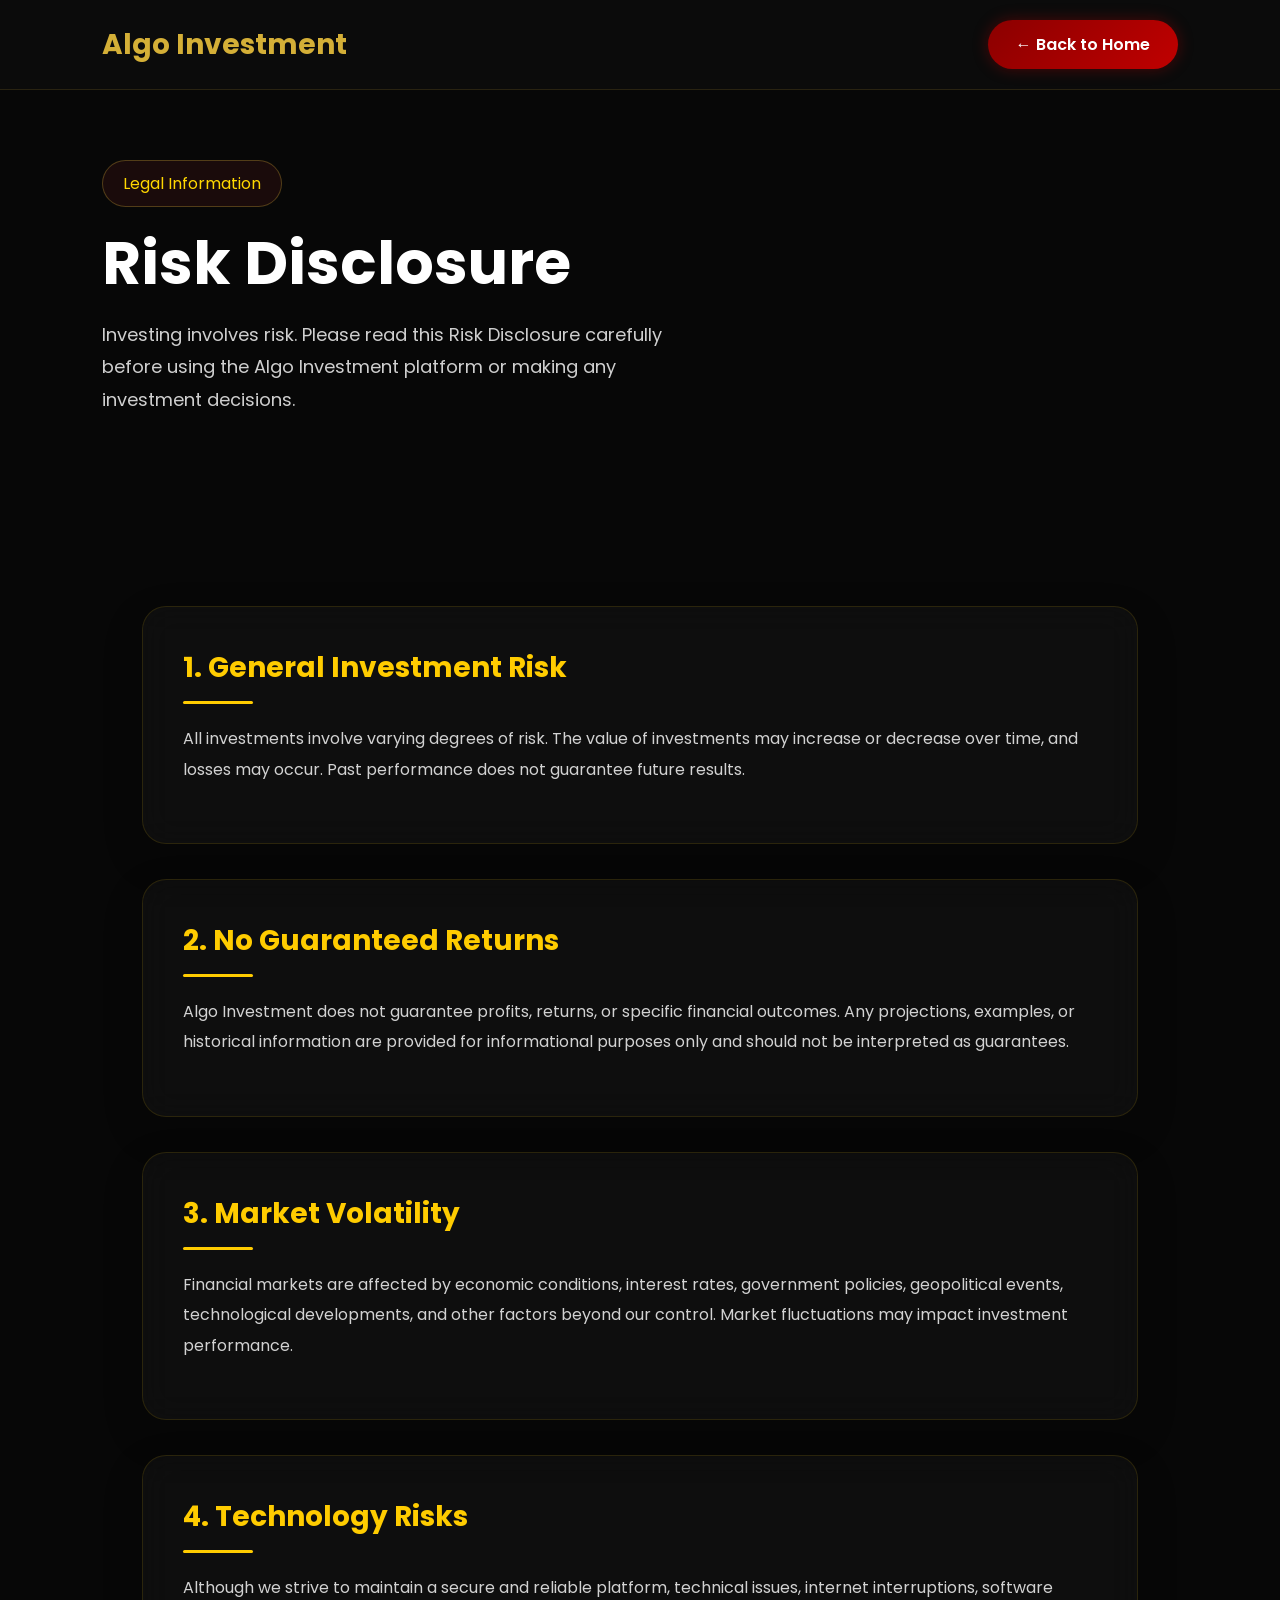
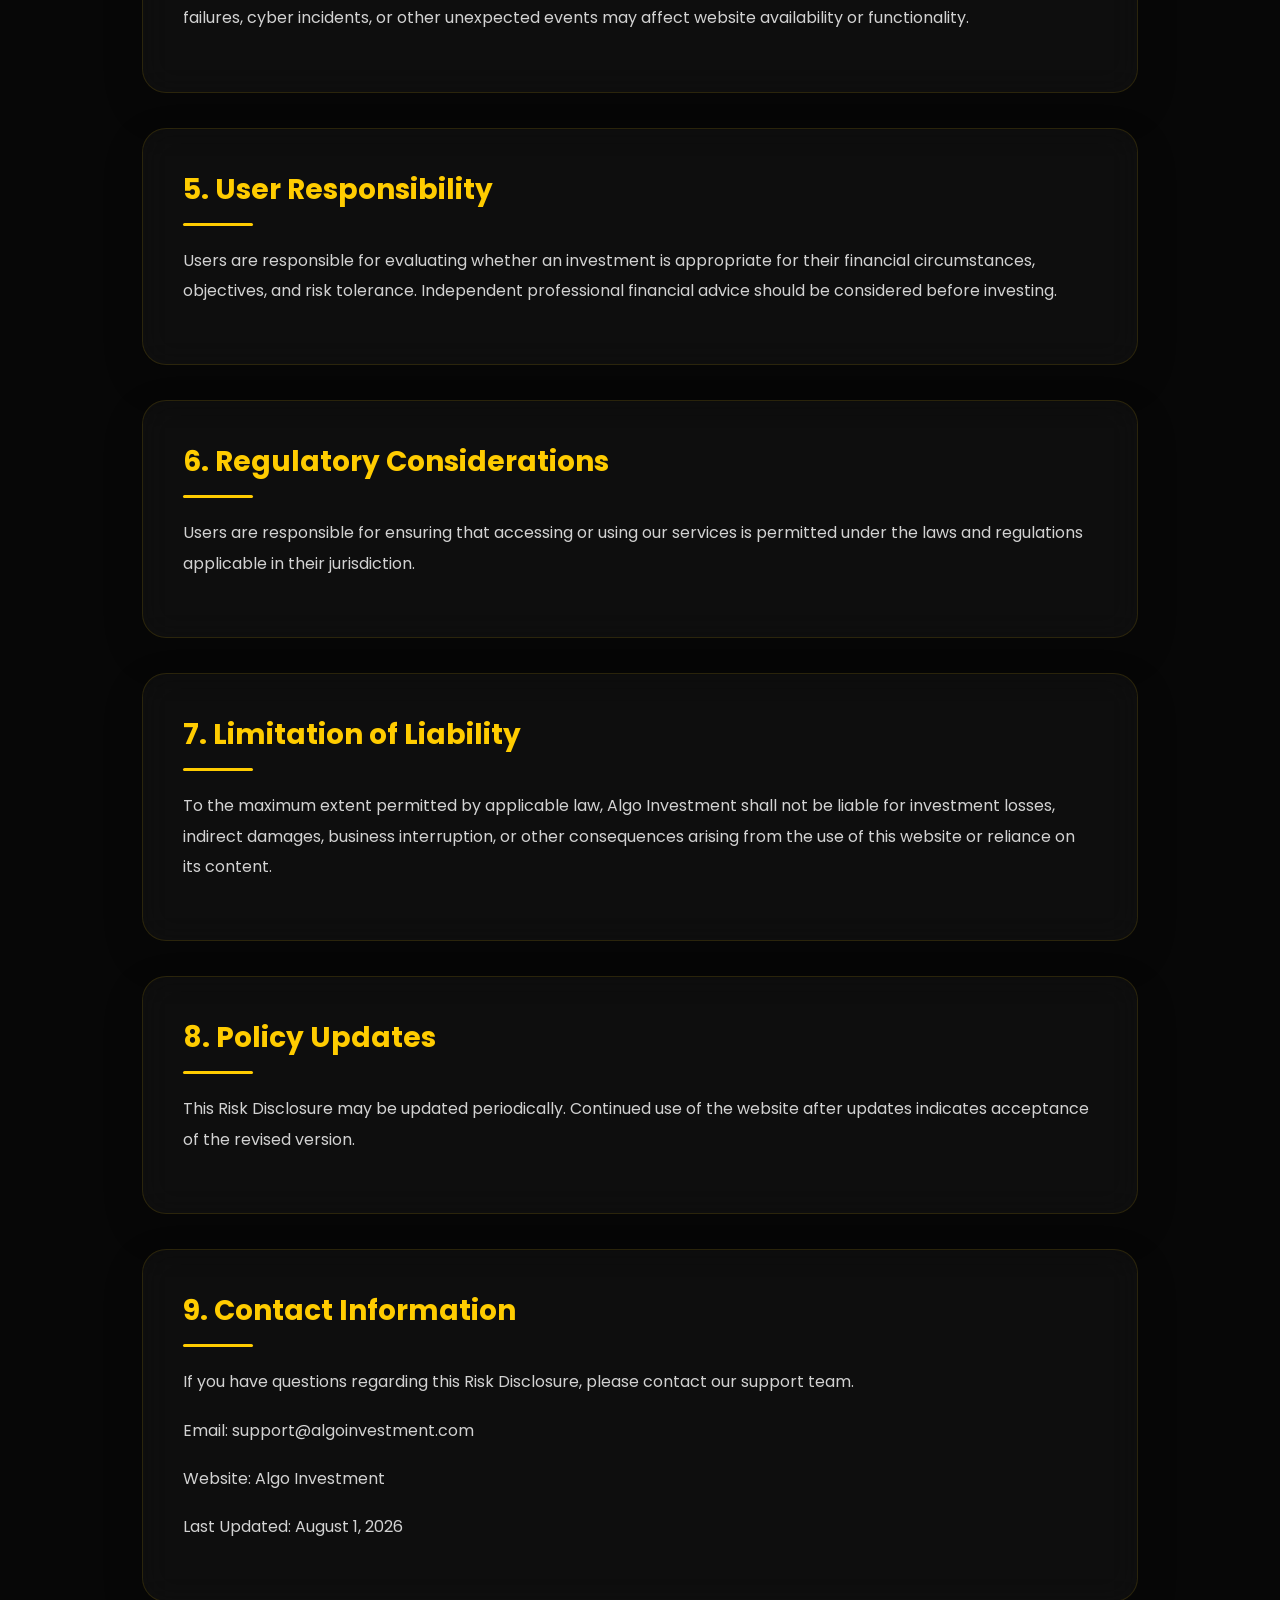
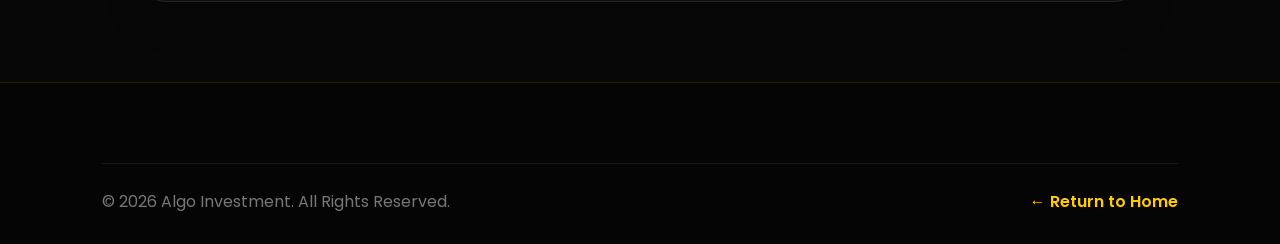
<file: risk.html>
<!DOCTYPE html>
<html lang="en">

<head>

<meta charset="UTF-8">
<meta name="viewport" content="width=device-width, initial-scale=1.0">

<title>Risk Disclosure | Algo Investment</title>

<link rel="stylesheet" href="style.css">

<link href="https://fonts.googleapis.com/css2?family=Poppins:wght@300;400;500;600;700&display=swap" rel="stylesheet">

</head>

<body>

<header>

<nav class="navbar">

<h2>Algo Investment</h2>

<a href="index.html" class="btn">← Back to Home</a>

</nav>

</header>

<section class="hero">

<div class="hero-left">

<span class="tag">Legal Information</span>

<h1>Risk Disclosure</h1>

<p>

Investing involves risk. Please read this Risk Disclosure carefully before
using the Algo Investment platform or making any investment decisions.

</p>

</div>

</section>

<section class="legal-page">

<div class="legal-card">

<h2>1. General Investment Risk</h2>

<p>

All investments involve varying degrees of risk. The value of investments may
increase or decrease over time, and losses may occur. Past performance does
not guarantee future results.

</p>

</div>

<div class="legal-card">

<h2>2. No Guaranteed Returns</h2>

<p>

Algo Investment does not guarantee profits, returns, or specific financial
outcomes. Any projections, examples, or historical information are provided
for informational purposes only and should not be interpreted as guarantees.

</p>

</div>

<div class="legal-card">

<h2>3. Market Volatility</h2>

<p>

Financial markets are affected by economic conditions, interest rates,
government policies, geopolitical events, technological developments, and
other factors beyond our control. Market fluctuations may impact investment
performance.

</p>

</div>

<div class="legal-card">

<h2>4. Technology Risks</h2>

<p>

Although we strive to maintain a secure and reliable platform, technical
issues, internet interruptions, software failures, cyber incidents, or other
unexpected events may affect website availability or functionality.

</p>

</div>

<div class="legal-card">

<h2>5. User Responsibility</h2>

<p>

Users are responsible for evaluating whether an investment is appropriate for
their financial circumstances, objectives, and risk tolerance. Independent
professional financial advice should be considered before investing.

</p>

</div>

<div class="legal-card">

<h2>6. Regulatory Considerations</h2>

<p>

Users are responsible for ensuring that accessing or using our services is
permitted under the laws and regulations applicable in their jurisdiction.

</p>

</div>

<div class="legal-card">

<h2>7. Limitation of Liability</h2>

<p>

To the maximum extent permitted by applicable law, Algo Investment shall not
be liable for investment losses, indirect damages, business interruption, or
other consequences arising from the use of this website or reliance on its
content.

</p>

</div>

<div class="legal-card">

<h2>8. Policy Updates</h2>

<p>

This Risk Disclosure may be updated periodically. Continued use of the website
after updates indicates acceptance of the revised version.

</p>

</div>

<div class="legal-card">

<h2>9. Contact Information</h2>

<p>

If you have questions regarding this Risk Disclosure, please contact our
support team.

</p>

<p>

Email: support@algoinvestment.com

</p>

<p>

Website: Algo Investment

</p>

<p>

Last Updated: August 1, 2026

</p>

</div>

</section>

<footer class="footer">

<div class="footer-bottom">

<p>

© 2026 Algo Investment. All Rights Reserved.

</p>

<a href="index.html" class="back-top">

← Return to Home

</a>

</div>

</footer>

</body>
</html>
</file>
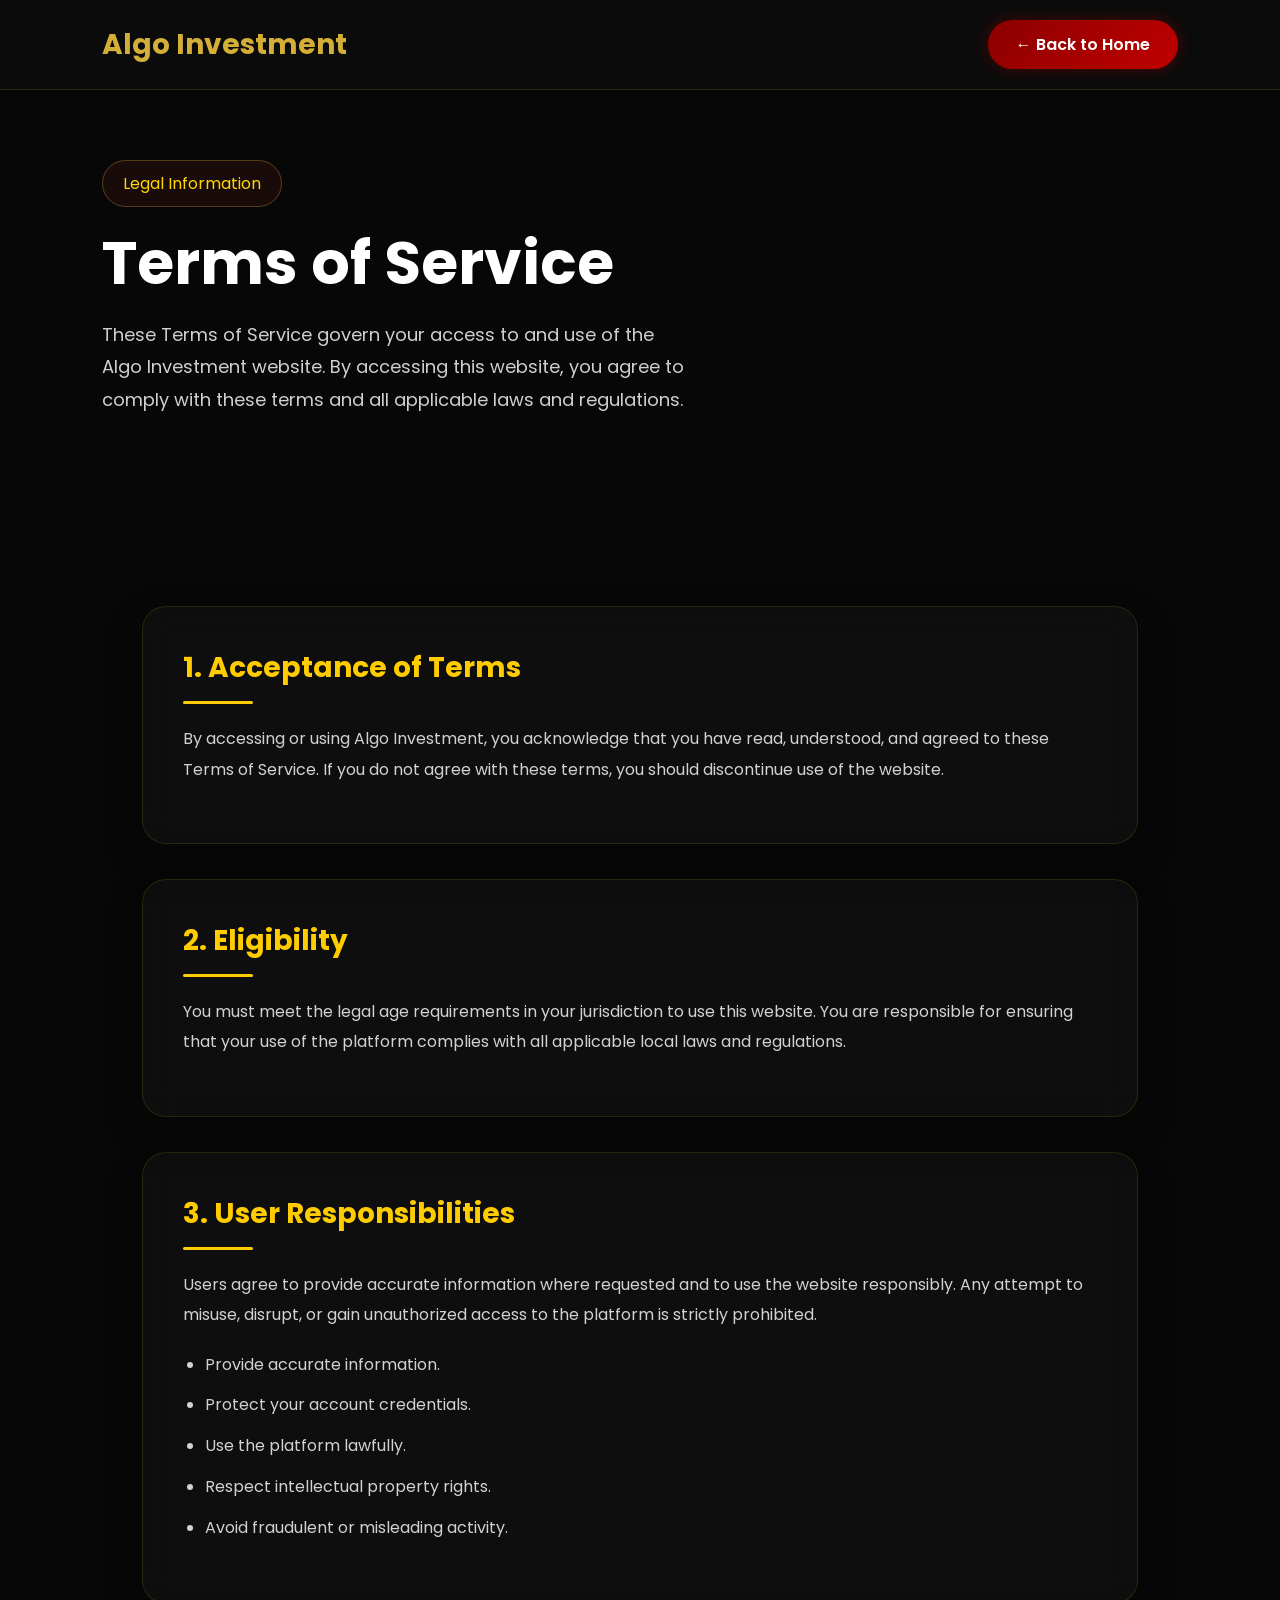
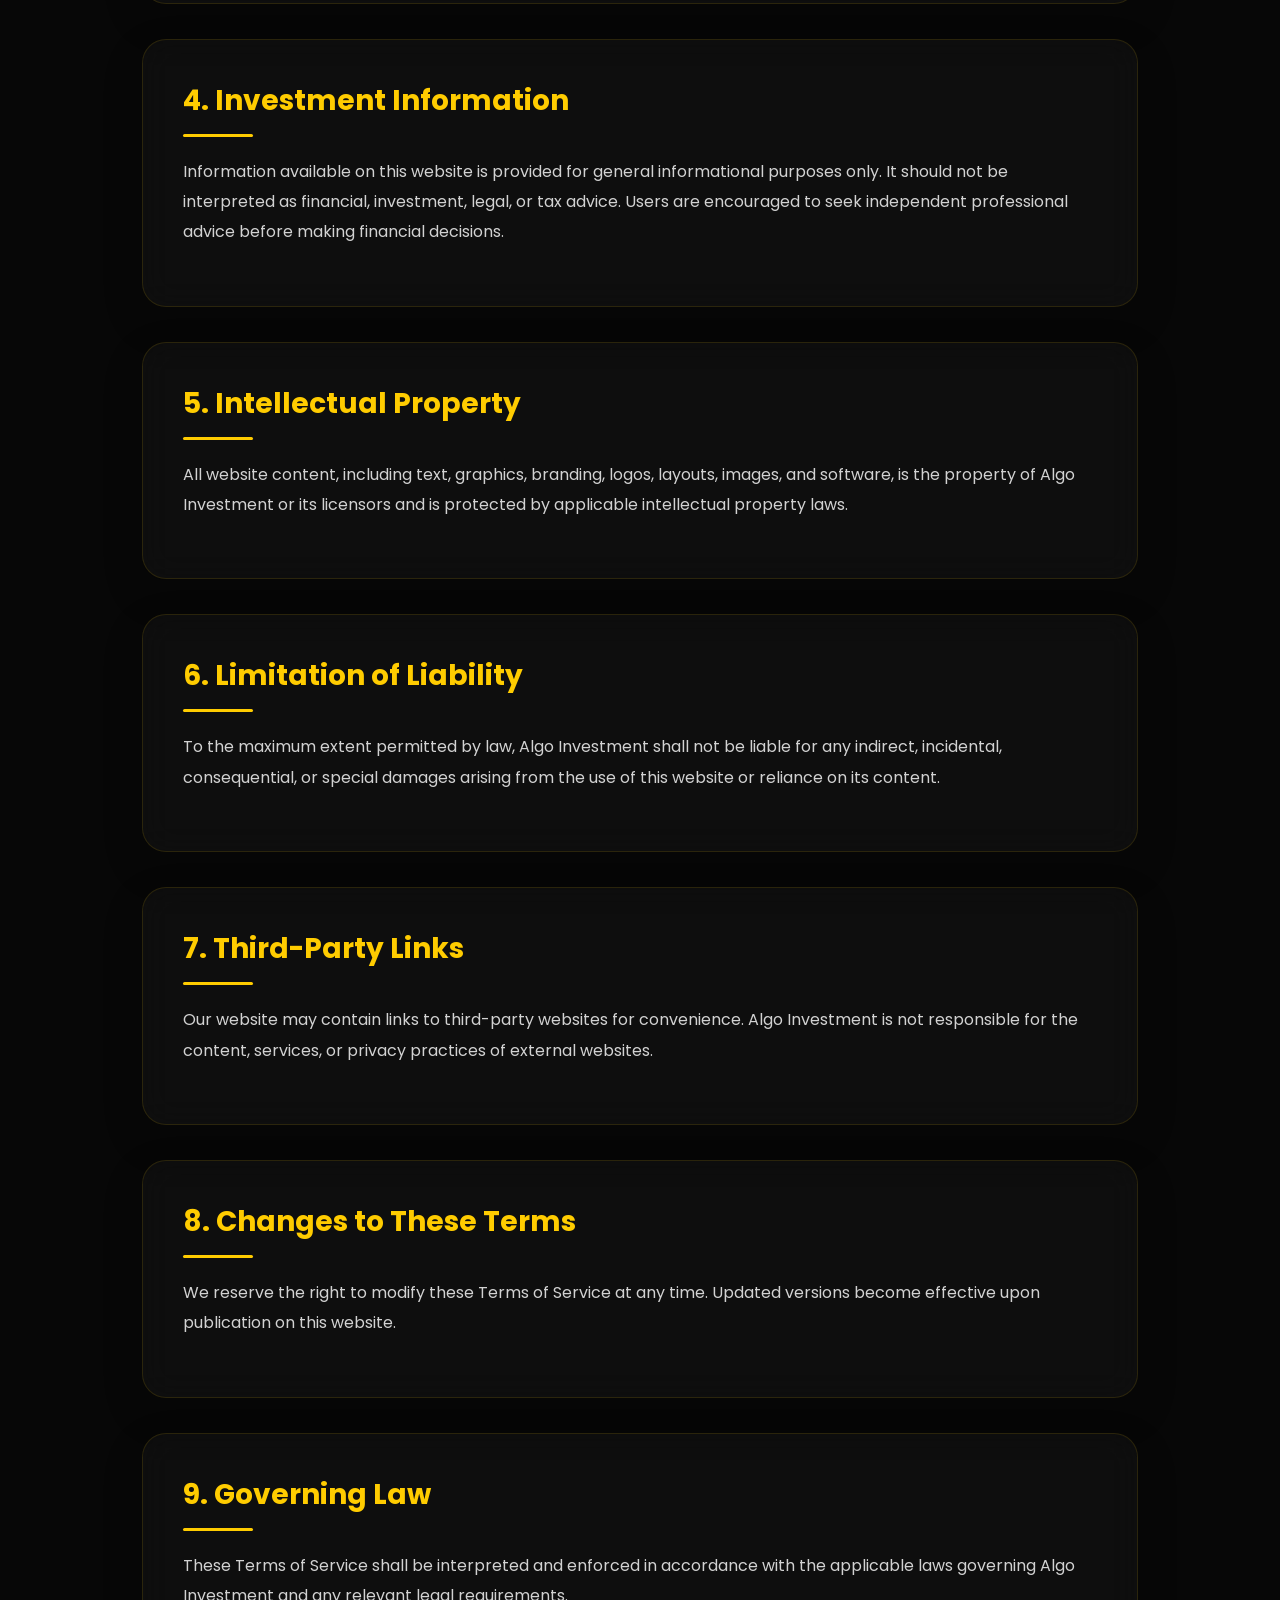
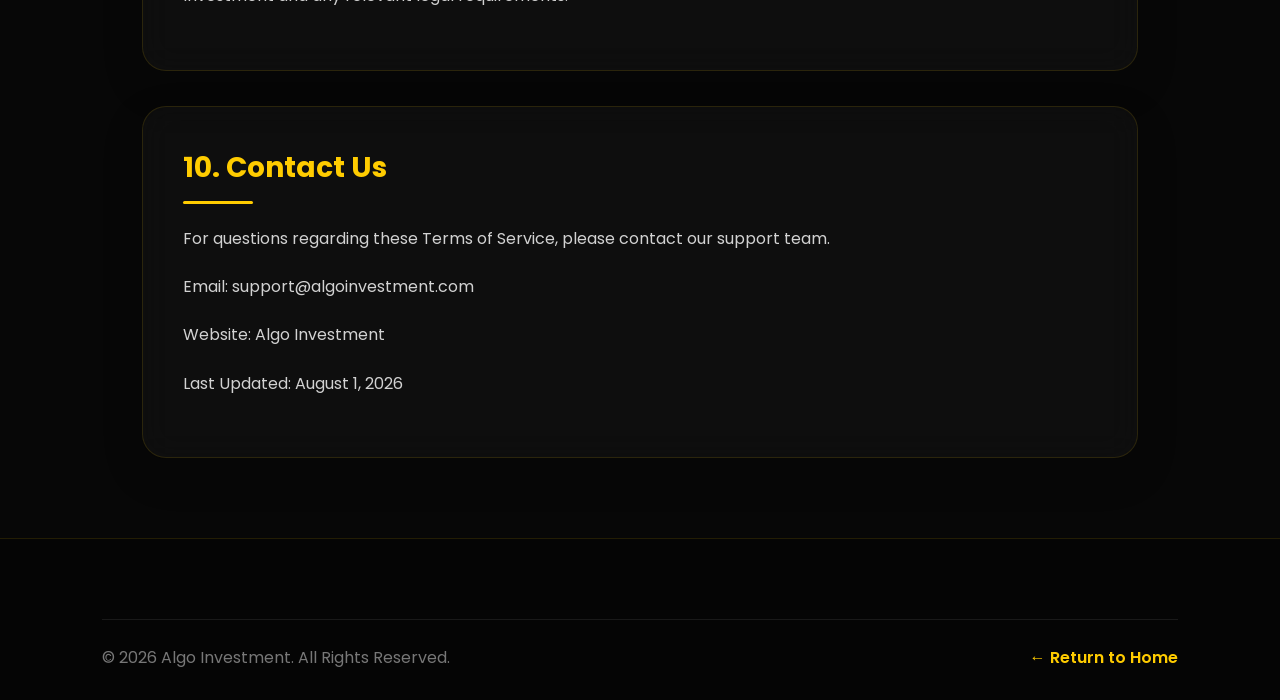
<file: terms.html>
<!DOCTYPE html>
<html lang="en">

<head>

<meta charset="UTF-8">
<meta name="viewport" content="width=device-width, initial-scale=1.0">

<title>Terms of Service | Algo Investment</title>

<link rel="stylesheet" href="style.css">

<link href="https://fonts.googleapis.com/css2?family=Poppins:wght@300;400;500;600;700&display=swap" rel="stylesheet">

</head>

<body>

<header>

<nav class="navbar">

<h2>Algo Investment</h2>

<a href="index.html" class="btn">← Back to Home</a>

</nav>

</header>

<section class="hero">

<div class="hero-left">

<span class="tag">Legal Information</span>

<h1>Terms of Service</h1>

<p>

These Terms of Service govern your access to and use of the Algo Investment
website. By accessing this website, you agree to comply with these terms and
all applicable laws and regulations.

</p>

</div>

</section>

<section class="legal-page">

<div class="legal-card">

<h2>1. Acceptance of Terms</h2>

<p>

By accessing or using Algo Investment, you acknowledge that you have read,
understood, and agreed to these Terms of Service. If you do not agree with
these terms, you should discontinue use of the website.

</p>

</div>

<div class="legal-card">

<h2>2. Eligibility</h2>

<p>

You must meet the legal age requirements in your jurisdiction to use this
website. You are responsible for ensuring that your use of the platform
complies with all applicable local laws and regulations.

</p>

</div>

<div class="legal-card">

<h2>3. User Responsibilities</h2>

<p>

Users agree to provide accurate information where requested and to use the
website responsibly. Any attempt to misuse, disrupt, or gain unauthorized
access to the platform is strictly prohibited.

</p>

<ul>

<li>Provide accurate information.</li>

<li>Protect your account credentials.</li>

<li>Use the platform lawfully.</li>

<li>Respect intellectual property rights.</li>

<li>Avoid fraudulent or misleading activity.</li>

</ul>

</div>

<div class="legal-card">

<h2>4. Investment Information</h2>

<p>

Information available on this website is provided for general informational
purposes only. It should not be interpreted as financial, investment, legal,
or tax advice. Users are encouraged to seek independent professional advice
before making financial decisions.

</p>

</div>

<div class="legal-card">

<h2>5. Intellectual Property</h2>

<p>

All website content, including text, graphics, branding, logos, layouts,
images, and software, is the property of Algo Investment or its licensors
and is protected by applicable intellectual property laws.

</p>

</div>

<div class="legal-card">

<h2>6. Limitation of Liability</h2>

<p>

To the maximum extent permitted by law, Algo Investment shall not be liable
for any indirect, incidental, consequential, or special damages arising from
the use of this website or reliance on its content.

</p>

</div>

<div class="legal-card">

<h2>7. Third-Party Links</h2>

<p>

Our website may contain links to third-party websites for convenience.
Algo Investment is not responsible for the content, services, or privacy
practices of external websites.

</p>

</div>

<div class="legal-card">

<h2>8. Changes to These Terms</h2>

<p>

We reserve the right to modify these Terms of Service at any time.
Updated versions become effective upon publication on this website.

</p>

</div>

<div class="legal-card">

<h2>9. Governing Law</h2>

<p>

These Terms of Service shall be interpreted and enforced in accordance with
the applicable laws governing Algo Investment and any relevant legal
requirements.

</p>

</div>

<div class="legal-card">

<h2>10. Contact Us</h2>

<p>

For questions regarding these Terms of Service, please contact our support
team.

</p>

<p>

Email: support@algoinvestment.com

</p>

<p>

Website: Algo Investment

</p>

<p>

Last Updated: August 1, 2026

</p>

</div>

</section>

<footer class="footer">

<div class="footer-bottom">

<p>

© 2026 Algo Investment. All Rights Reserved.

</p>

<a href="index.html" class="back-top">

← Return to Home

</a>

</div>

</footer>

</body>
</html>
</file>
<file: style.css>
*{
    margin:0;
    padding:0;
    box-sizing:border-box;
    font-family:'Poppins',sans-serif;
}

body{
    background:#070707;
    color:#fff;
    overflow-x:hidden;
}


/* NAVBAR */

.navbar{
    display:flex;
    justify-content:space-between;
    align-items:center;
    padding:20px 8%;
    background:#0b0b0b;
    position:sticky;
    top:0;
    z-index:1000;
    border-bottom:1px solid rgba(212,175,55,.15);
}

.navbar h2{
    color:#D4AF37;
    font-size:28px;
}

.navbar ul{
    display:flex;
    list-style:none;
    gap:30px;
}

.navbar ul li a{
    text-decoration:none;
    color:white;
    transition:.3s;
}

.navbar ul li a:hover{
    color:#FFD700;
}


/* BUTTONS */

.btn{
    position:relative;
    overflow:hidden;
    background:linear-gradient(135deg,#8B0000,#C00000);
    color:white;
    padding:12px 28px;
    border-radius:30px;
    text-decoration:none;
    font-weight:600;
    box-shadow:0 0 15px rgba(192,0,0,.35);
    isolation:isolate;
}

.btn:hover{
    box-shadow:0 0 25px rgba(212,175,55,.5);
}

.btn2{
    border:2px solid #D4AF37;
    color:#D4AF37;
    padding:12px 28px;
    border-radius:30px;
    text-decoration:none;
    margin-left:15px;
}

.btn2:hover{
    background:#D4AF37;
    color:#070707;
}


/* HERO SECTION */

.hero{
    display:flex;
    justify-content:space-between;
    align-items:center;
    padding:70px 8%;
    min-height:auto;
}

.hero-left{
    width:55%;
}

.tag{
    display:inline-block;
    background:#1a0b0b;
    color:#FFD700;
    padding:10px 20px;
    border-radius:30px;
    margin-bottom:20px;
    border:1px solid rgba(212,175,55,.3);
}

.hero h1{
    font-size:60px;
    line-height:1.2;
    margin-bottom:20px;
}

.hero p{
    color:#cfcfcf;
    line-height:1.8;
    font-size:18px;
    margin-bottom:40px;
}

.hero-right{
    width:35%;
    display:flex;
    justify-content:center;
}


.card{
    background:#111111;
    padding:40px;
    border-radius:20px;
    text-align:center;
    border:1px solid rgba(212,175,55,.2);
    box-shadow:0 0 30px rgba(139,0,0,.25);
}

.card h1{
    font-size:46px;
    margin:20px 0;
    color:#D4AF37;
}

.profit{
    margin-top:20px;
    background:#8B0000;
    color:#fff;
    padding:10px;
    border-radius:25px;
    font-weight:700;
}/* PLANS SECTION */

.plans{
    padding:60px 8%;
    background:#0b0b0b;
}

.section-title{
    text-align:center;
    margin-bottom:35px;
}

.section-title h2{
    font-size:42px;
    color:#D4AF37;
    margin-bottom:10px;
}

.section-title p{
    color:#cfcfcf;
}


.plans-container{
    display:flex;
    gap:30px;
    justify-content:center;
    flex-wrap:wrap;
}


.plan-card{
    background:#111111;
    padding:35px;
    border-radius:20px;
    width:320px;
    text-align:center;
    transition:.3s;
    border:1px solid rgba(212,175,55,.15);
}


.plan-card:hover{
    transform:translateY(-10px);
    box-shadow:0 0 25px rgba(212,175,55,.25);
}


.featured{
    border:1px solid rgba(212,175,55,.25);
}


.plan-card h1{
    font-size:52px;
    color:#FFD700;
    margin:20px 0;
}


.plan-card ul{
    list-style:none;
    margin:30px 0;
}


.plan-card ul li{
    margin:15px 0;
    color:#ddd;
}



/* FEATURES */

.features{
    padding:60px 8%;
    background:#070707;
}


.feature-grid{
    display:grid;
    grid-template-columns:repeat(auto-fit,minmax(250px,1fr));
    gap:25px;
    margin-top:35px;
}


.feature-box{
    background:#111111;
    padding:30px;
    border-radius:18px;
    transition:.3s;
    border:1px solid rgba(212,175,55,.15);
}


.feature-box:hover{
    transform:translateY(-8px);
    box-shadow:0 0 25px rgba(139,0,0,.35);
}


.feature-box h3{
    color:#D4AF37;
    margin-bottom:15px;
}


.feature-box p{
    color:#d6d6d6;
    line-height:1.7;
}



/* DEPOSIT SECTION */

.deposit{
    padding:60px 8%;
    background:#0b0b0b;
    text-align:center;
}


.deposit-card{
    max-width:700px;
    margin:auto;
    background:#111111;
    padding:40px;
    border-radius:20px;
    border:1px solid rgba(212,175,55,.2);
    box-shadow:0 0 30px rgba(139,0,0,.2);
}


.deposit input{
    width:100%;
    padding:15px;
    margin:20px 0;
    border:none;
    border-radius:10px;
    font-size:16px;
    background:#1b1b1b;
    color:white;
}


.qr{
    width:220px;
    height:220px;
    object-fit:contain;
    background:white;
    padding:12px;
    border-radius:20px;
    margin:20px auto;
    display:block;
    box-shadow:0 0 20px rgba(212,175,55,.35);
}/* POPUP */

.popup{
    display:none;
    position:fixed;
    top:0;
    left:0;
    width:100%;
    height:100%;
    background:rgba(0,0,0,.85);
    backdrop-filter:blur(8px);
    justify-content:center;
    align-items:center;
    z-index:9999;
}


.popup-content{
    width:420px;
    max-width:90%;
    max-height:90vh;
    overflow-y:auto;
    background:#111111;
    border:1px solid rgba(212,175,55,.35);
    border-radius:18px;
    padding:35px;
    box-shadow:0 0 40px rgba(139,0,0,.35);
    animation:popup .35s ease;
    position:relative;
}


@keyframes popup{
    from{
        opacity:0;
        transform:scale(.85);
    }
    to{
        opacity:1;
        transform:scale(1);
    }
}


.popup-content h2{
    color:#D4AF37;
    text-align:center;
    margin-bottom:25px;
}


.popup-content label{
    display:block;
    color:#d8d8d8;
    margin:15px 0 8px;
    font-size:14px;
}


.popup-content input,
.popup-content textarea{
    width:100%;
    padding:14px;
    border:none;
    border-radius:10px;
    background:#1c1c1c;
    color:white;
    font-size:15px;
}


.popup-content input:focus,
.popup-content textarea:focus{
    outline:none;
    border:1px solid #D4AF37;
}


.close-popup{
    position:absolute;
    top:15px;
    right:18px;
    font-size:28px;
    color:white;
    cursor:pointer;
}



/* SUBMIT BUTTON */

.submit-btn{
    width:100%;
    margin-top:25px;
    padding:15px;
    background:linear-gradient(90deg,#8B0000,#D4AF37);
    border:none;
    border-radius:12px;
    color:white;
    font-size:17px;
    font-weight:600;
    cursor:pointer;
}


.submit-btn:hover{
    box-shadow:0 0 20px rgba(212,175,55,.4);
}



/* POPUP HEADER */

.popup-header{
    text-align:center;
    margin-bottom:25px;
}


.popup-logo{
    width:70px;
    height:70px;
    margin:0 auto 15px;
    border-radius:50%;
    background:linear-gradient(135deg,#8B0000,#D4AF37);
    display:flex;
    align-items:center;
    justify-content:center;
    font-size:30px;
}



/* UPLOAD BOX */

.upload-box{
    position:relative;
    border:2px dashed #D4AF37;
    border-radius:12px;
    padding:30px 20px;
    text-align:center;
    background:#191919;
    cursor:pointer;
}


.upload-box span{
    display:block;
    font-size:16px;
    font-weight:600;
}


.upload-box input{
    position:absolute;
    inset:0;
    opacity:0;
    cursor:pointer;
}



/* LOADING + SUCCESS */

.loading-box,
.success-box{
    text-align:center;
    padding:25px 10px;
}


.loader{
    width:70px;
    height:70px;
    border:6px solid rgba(255,255,255,.15);
    border-top:6px solid #D4AF37;
    border-radius:50%;
    margin:auto;
    animation:spin 1s linear infinite;
}


@keyframes spin{
    from{
        transform:rotate(0deg);
    }
    to{
        transform:rotate(360deg);
    }
}


.success-icon{
    width:80px;
    height:80px;
    margin:auto;
    border-radius:50%;
    background:#8B0000;
    display:flex;
    justify-content:center;
    align-items:center;
    font-size:40px;
}



/* PERFECT BUTTON SHINE */

.btn{
    position:relative;
    overflow:hidden;
    isolation:isolate;
}

.btn::after{
    content:"";
    position:absolute;
    top:-50%;
    left:-80%;
    width:40%;
    height:200%;
    background:linear-gradient(
        120deg,
        transparent,
        rgba(255,255,255,0.8),
        transparent
    );
    transform:rotate(25deg);
    animation:buttonShine 3s infinite;
    z-index:1;
}

.btn{
    display:inline-flex;
    align-items:center;
    justify-content:center;
}

@keyframes buttonShine{

    0%{
        left:-80%;
    }

    45%{
        left:130%;
    }

    100%{
        left:130%;
    }

}


/* MOBILE */

@media(max-width:768px){

    .navbar{
        padding:15px 5%;
    }

    .navbar ul{
        display:none;
    }


    .hero{
        flex-direction:column;
        padding:40px 5% 30px;
    }


    .hero-left,
    .hero-right{
        width:100%;
        text-align:center;
    }


    .hero h1{
        font-size:38px;
    }


    .card{
        margin-top:25px;
        padding:25px;
    }


    .plans,
    .features,
    .deposit{
        padding:40px 5%;
    }


    .plans-container{
        flex-direction:column;
        gap:20px;
    }


    .plan-card{
        width:100%;
    }


    .feature-grid{
        margin-top:25px;
    }


    .deposit-card{
        padding:25px 15px;
    }

}/*==================================================
            HOW IT WORKS - PREMIUM SECTION
==================================================*/

.how-it-works{
    padding:120px 8%;
    background:
    radial-gradient(circle at top,#1a1200 0%,#0b0b0b 35%,#070707 100%);
    position:relative;
    overflow:hidden;
}

.how-it-works::before{
    content:"";
    position:absolute;
    width:450px;
    height:450px;
    background:rgba(255,193,7,.05);
    border-radius:50%;
    top:-220px;
    left:-180px;
    filter:blur(80px);
}

.how-it-works::after{
    content:"";
    position:absolute;
    width:350px;
    height:350px;
    background:rgba(255,193,7,.04);
    border-radius:50%;
    bottom:-160px;
    right:-120px;
    filter:blur(80px);
}

.section-badge{

    display:inline-block;
    padding:10px 22px;

    border:1px solid rgba(255,204,0,.35);

    border-radius:40px;

    color:#ffcc00;

    background:rgba(255,204,0,.08);

    font-size:14px;

    font-weight:600;

    letter-spacing:1px;

    margin-bottom:18px;
}

.how-it-works .section-title{

    max-width:760px;

    margin:auto;

    text-align:center;

    position:relative;

    z-index:2;
}

.how-it-works .section-title h2{

    font-size:48px;

    margin-bottom:18px;

    line-height:1.2;
}

.how-it-works .section-title p{

    color:#bdbdbd;

    font-size:18px;

    line-height:1.8;
}

.steps{

    margin-top:80px;

    display:grid;

    grid-template-columns:repeat(4,1fr);

    gap:28px;

    position:relative;

    z-index:2;
}

/* Golden Line */

.steps::before{

    content:"";

    position:absolute;

    top:65px;

    left:8%;

    width:84%;

    height:2px;

    background:linear-gradient(to right,
    transparent,
    rgba(255,204,0,.4),
    rgba(255,204,0,.8),
    rgba(255,204,0,.4),
    transparent);

    z-index:0;
}

.step-card{

    background:rgba(255,255,255,.03);

    backdrop-filter:blur(14px);

    border:1px solid rgba(255,204,0,.12);

    border-radius:26px;

    padding:35px 28px;

    position:relative;

    transition:.45s;

    overflow:hidden;

    text-align:center;
}

.step-card::before{

    content:"";

    position:absolute;

    width:220px;

    height:220px;

    background:rgba(255,204,0,.06);

    border-radius:50%;

    top:-120px;

    right:-120px;

    transition:.5s;
}

.step-card:hover{

    transform:translateY(-12px);

    border-color:#ffcc00;

    box-shadow:
    0 20px 50px rgba(255,204,0,.15);
}

.step-card:hover::before{

    transform:scale(1.35);
}

.step-icon{

    width:82px;

    height:82px;

    margin:auto;

    border-radius:50%;

    background:linear-gradient(135deg,#ffd54f,#ffb300);

    display:flex;

    justify-content:center;

    align-items:center;

    font-size:34px;

    color:#000;

    box-shadow:
    0 0 35px rgba(255,204,0,.35);

    position:relative;

    z-index:2;
}

.step-no{

    display:inline-block;

    margin-top:22px;

    font-size:14px;

    font-weight:700;

    color:#ffcc00;

    letter-spacing:2px;
}

.step-card h3{

    margin:18px 0 15px;

    font-size:24px;

    color:#fff;
}

.step-card p{

    color:#bdbdbd;

    font-size:15px;

    line-height:1.9;
}

/* Hover Glow */

.step-card:hover h3{

    color:#ffcc00;
}

/* Floating Animation */

@keyframes floatCard{

0%{

transform:translateY(0px);

}

50%{

transform:translateY(-8px);

}

100%{

transform:translateY(0px);

}

}

.step-card:nth-child(2){

animation:floatCard 6s ease-in-out infinite;

}

.step-card:nth-child(4){

animation:floatCard 7s ease-in-out infinite;

}

/*=====================
Responsive
======================*/

@media(max-width:1100px){

.steps{

grid-template-columns:repeat(2,1fr);

}

.steps::before{

display:none;

}

}

@media(max-width:768px){

.how-it-works{

padding:90px 7%;

}

.how-it-works .section-title h2{

font-size:36px;

}

.how-it-works .section-title p{

font-size:16px;

}

.steps{

grid-template-columns:1fr;

gap:22px;

}

.step-card{

padding:30px 24px;

}

.step-icon{

width:72px;

height:72px;

font-size:30px;

}

}/*==================================================
                CONTACT - PREMIUM SECTION
==================================================*/

.contact{
    padding:120px 8%;
    background:
    linear-gradient(180deg,#070707 0%,#090909 100%);
    position:relative;
    overflow:hidden;
}

.contact::before{
    content:"";
    position:absolute;
    width:500px;
    height:500px;
    background:rgba(255,204,0,.05);
    border-radius:50%;
    top:-250px;
    right:-180px;
    filter:blur(90px);
}

.contact::after{
    content:"";
    position:absolute;
    width:380px;
    height:380px;
    background:rgba(255,204,0,.04);
    border-radius:50%;
    bottom:-180px;
    left:-120px;
    filter:blur(90px);
}

.contact .section-title{
    max-width:760px;
    margin:auto;
    text-align:center;
    position:relative;
    z-index:2;
}

.contact-wrapper{
    display:grid;
    grid-template-columns:420px 1fr;
    gap:45px;
    margin-top:70px;
    position:relative;
    z-index:2;
}

/*=====================
LEFT SIDE
======================*/

.contact-left{
    display:flex;
    flex-direction:column;
    gap:22px;
}

.info-card{

    display:flex;
    align-items:center;
    gap:20px;

    background:rgba(255,255,255,.03);

    backdrop-filter:blur(16px);

    border:1px solid rgba(255,204,0,.15);

    border-radius:22px;

    padding:22px;

    transition:.4s;
}

.info-card:hover{

    transform:translateX(10px);

    border-color:#ffcc00;

    box-shadow:
    0 18px 45px rgba(255,204,0,.18);
}

.info-icon{

    width:65px;
    height:65px;

    border-radius:50%;

    background:linear-gradient(135deg,#ffd54f,#ffb300);

    display:flex;
    justify-content:center;
    align-items:center;

    font-size:28px;

    color:#000;

    flex-shrink:0;

    box-shadow:
    0 0 25px rgba(255,204,0,.35);
}

.info-card h3{

    color:#fff;

    margin-bottom:6px;

    font-size:19px;
}

.info-card p{

    color:#bdbdbd;

    line-height:1.6;
}

/*=====================
FORM
======================*/

.contact-right{

    background:rgba(255,255,255,.03);

    backdrop-filter:blur(18px);

    border:1px solid rgba(255,204,0,.15);

    border-radius:28px;

    padding:40px;
}

.contact-form{

    display:flex;
    flex-direction:column;

    gap:22px;
}

.contact-form input,
.contact-form textarea{

    width:100%;

    background:#101010;

    color:#fff;

    border:1px solid #252525;

    border-radius:14px;

    padding:18px 20px;

    font-size:15px;

    transition:.35s;

    outline:none;
}

.contact-form input::placeholder,
.contact-form textarea::placeholder{

    color:#777;
}

.contact-form input:focus,
.contact-form textarea:focus{

    border-color:#ffcc00;

    box-shadow:
    0 0 18px rgba(255,204,0,.18);

    background:#141414;
}

.contact-form textarea{

    min-height:180px;

    resize:none;
}

/*=====================
BUTTON
======================*/

.contact-form .btn{

    width:100%;

    padding:18px;

    border:none;

    border-radius:14px;

    cursor:pointer;

    font-size:17px;

    font-weight:600;

    background:
    linear-gradient(135deg,#ffd54f,#ffb300);

    color:#111;

    transition:.35s;

    position:relative;

    overflow:hidden;
}

.contact-form .btn::before{

    content:"";

    position:absolute;

    top:0;

    left:-100%;

    width:100%;

    height:100%;

    background:
    linear-gradient(
    90deg,
    transparent,
    rgba(255,255,255,.45),
    transparent);

    transition:.7s;
}

.contact-form .btn:hover::before{

    left:100%;
}

.contact-form .btn:hover{

    transform:translateY(-3px);

    box-shadow:
    0 18px 40px rgba(255,204,0,.35);
}

/*=====================
Responsive
======================*/

@media(max-width:1100px){

.contact-wrapper{

grid-template-columns:1fr;

}

}

@media(max-width:768px){

.contact{

padding:90px 7%;

}

.contact-right{

padding:28px;

}

.info-card{

padding:18px;

}

.info-icon{

width:55px;
height:55px;
font-size:22px;

}

.contact-form input,
.contact-form textarea{

padding:16px;

}

.contact-form .btn{

padding:16px;

}

}/*==================================
            PREMIUM FOOTER
==================================*/

.footer{

    background:#050505;

    border-top:1px solid rgba(255,204,0,.12);

    padding:80px 8% 30px;

}

.footer-top{

    display:grid;

    grid-template-columns:2fr 1fr 1fr;

    gap:60px;

    padding-bottom:50px;

}

.footer-brand h2{

    color:#ffcc00;

    font-size:34px;

    margin-bottom:18px;

}

.footer-brand p{

    color:#aaa;

    line-height:1.9;

    max-width:500px;

}

.footer-links h3{

    color:#fff;

    margin-bottom:20px;

}

.footer-links{

    display:flex;

    flex-direction:column;

}

.footer-links a{

    color:#999;

    text-decoration:none;

    margin:10px 0;

    transition:.3s;

}

.footer-links a:hover{

    color:#ffcc00;

    padding-left:8px;

}

.footer-bottom{

    border-top:1px solid rgba(255,255,255,.08);

    padding-top:25px;

    display:flex;

    justify-content:space-between;

    align-items:center;

    flex-wrap:wrap;

    gap:20px;

}

.footer-bottom p{

    color:#777;

}

.back-top{

    color:#ffcc00;

    text-decoration:none;

    font-weight:600;

    transition:.3s;

}

.back-top:hover{

    transform:translateY(-3px);

}

@media(max-width:900px){

.footer-top{

grid-template-columns:1fr;

text-align:center;

}

.footer-brand p{

margin:auto;

}

.footer-links{

align-items:center;

}

.footer-bottom{

flex-direction:column;

}

}/*==================================
        PREMIUM STATS SECTION
==================================*/

.stats{

    padding:80px 8%;

    display:grid;

    grid-template-columns:repeat(4,1fr);

    gap:30px;

    background:
    linear-gradient(180deg,#080808,#0b0b0b);

}

.stat-card{

    position:relative;

    overflow:hidden;

    background:rgba(255,255,255,.03);

    border:1px solid rgba(255,204,0,.15);

    border-radius:24px;

    padding:45px 25px;

    text-align:center;

    transition:.4s;

    backdrop-filter:blur(15px);

}

.stat-card::before{

    content:"";

    position:absolute;

    top:-120px;

    right:-120px;

    width:220px;

    height:220px;

    background:rgba(255,204,0,.08);

    border-radius:50%;

    transition:.5s;

}

.stat-card:hover{

    transform:translateY(-10px);

    border-color:#ffcc00;

    box-shadow:0 20px 45px rgba(255,204,0,.18);

}

.stat-card:hover::before{

    transform:scale(1.4);

}

.stat-card h2{

    display:inline-block;

    font-size:48px;

    color:#ffcc00;

    font-weight:700;

}

.stat-card span{

    font-size:28px;

    color:#ffcc00;

    font-weight:700;

    margin-left:3px;

}

.stat-card p{

    margin-top:15px;

    color:#bdbdbd;

    font-size:16px;

    line-height:1.8;

}

@media(max-width:992px){

.stats{

grid-template-columns:repeat(2,1fr);

}

}

@media(max-width:600px){

.stats{

grid-template-columns:1fr;

padding:70px 7%;

}

.stat-card h2{

font-size:40px;

}

}.footer-logo{

    width:70px;
    height:70px;

    border-radius:50%;

    background:linear-gradient(135deg,#ffd54f,#ffb300);

    display:flex;
    justify-content:center;
    align-items:center;

    font-size:34px;

    margin-bottom:20px;

    color:#000;

    box-shadow:0 0 30px rgba(255,204,0,.35);

}

.trust-badges{

    display:flex;

    flex-wrap:wrap;

    gap:12px;

    margin-top:25px;

}

.trust-badges span{

    background:rgba(255,204,0,.08);

    border:1px solid rgba(255,204,0,.15);

    color:#ffcc00;

    padding:10px 18px;

    border-radius:30px;

    font-size:14px;

}

.social-links{

    display:flex;

    gap:18px;

    margin-top:30px;

}

.social-links a{

    width:48px;

    height:48px;

    border-radius:50%;

    background:#111;

    display:flex;

    justify-content:center;

    align-items:center;

    text-decoration:none;

    font-size:20px;

    transition:.35s;

    color:#fff;

    border:1px solid rgba(255,204,0,.15);

}

.social-links a:hover{

    background:#ffcc00;

    color:#000;

    transform:translateY(-6px);

}/*==================================
        LEGAL PAGES
==================================*/

.legal-page{

    max-width:1200px;

    margin:80px auto;

    padding:0 8%;

}

.legal-card{

    background:rgba(255,255,255,.03);

    backdrop-filter:blur(16px);

    border:1px solid rgba(255,204,0,.12);

    border-radius:24px;

    padding:40px;

    margin-bottom:35px;

    transition:.35s ease;

    box-shadow:0 15px 40px rgba(0,0,0,.18);

}

.legal-card:hover{

    transform:translateY(-6px);

    border-color:#ffcc00;

    box-shadow:0 20px 45px rgba(255,204,0,.18);

}

.legal-card h2{

    color:#ffcc00;

    font-size:28px;

    margin-bottom:20px;

    position:relative;

    padding-bottom:15px;

}

.legal-card h2::after{

    content:"";

    position:absolute;

    left:0;

    bottom:0;

    width:70px;

    height:3px;

    background:#ffcc00;

    border-radius:20px;

}

.legal-card p{

    color:#d2d2d2;

    line-height:1.9;

    margin-bottom:18px;

    font-size:16px;

}

.legal-card ul{

    margin:20px 0;

    padding-left:22px;

}

.legal-card ul li{

    color:#d2d2d2;

    margin:12px 0;

    line-height:1.8;

}

.legal-card strong{

    color:#ffffff;

}

@media(max-width:768px){

.legal-page{

margin:60px auto;

padding:0 6%;

}

.legal-card{

padding:28px;

}

.legal-card h2{

font-size:24px;

}

.legal-card p,
.legal-card li{

font-size:15px;

}

}.hero-btn{
    display:inline-block;
    padding:15px 35px;
    background:linear-gradient(135deg,#ffd700,#ff9800);
    color:#111;
    font-weight:700;
    text-decoration:none;
    border-radius:50px;
    transition:0.3s;
    box-shadow:0 0 20px rgba(255,193,7,.4);
}

.hero-btn:hover{
    transform:translateY(-3px);
    box-shadow:0 0 30px rgba(255,193,7,.8);
}
</file>
